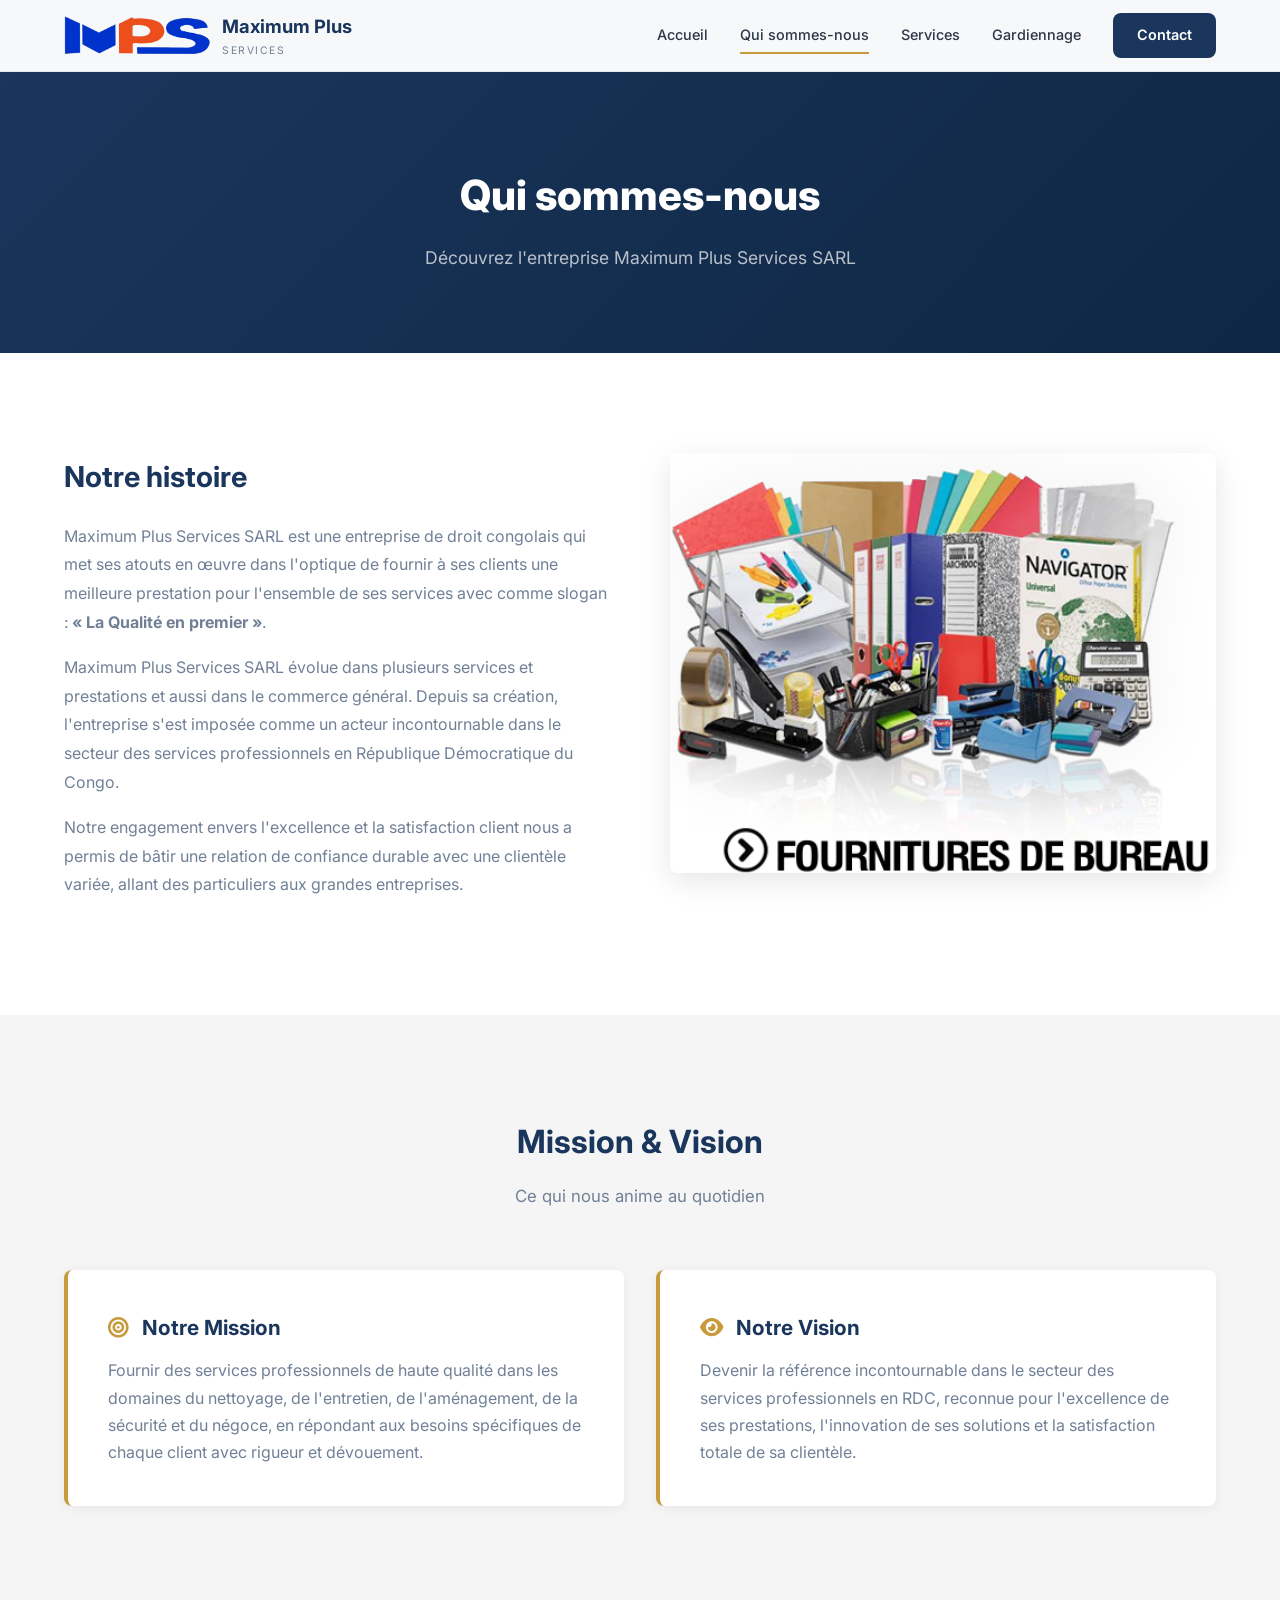
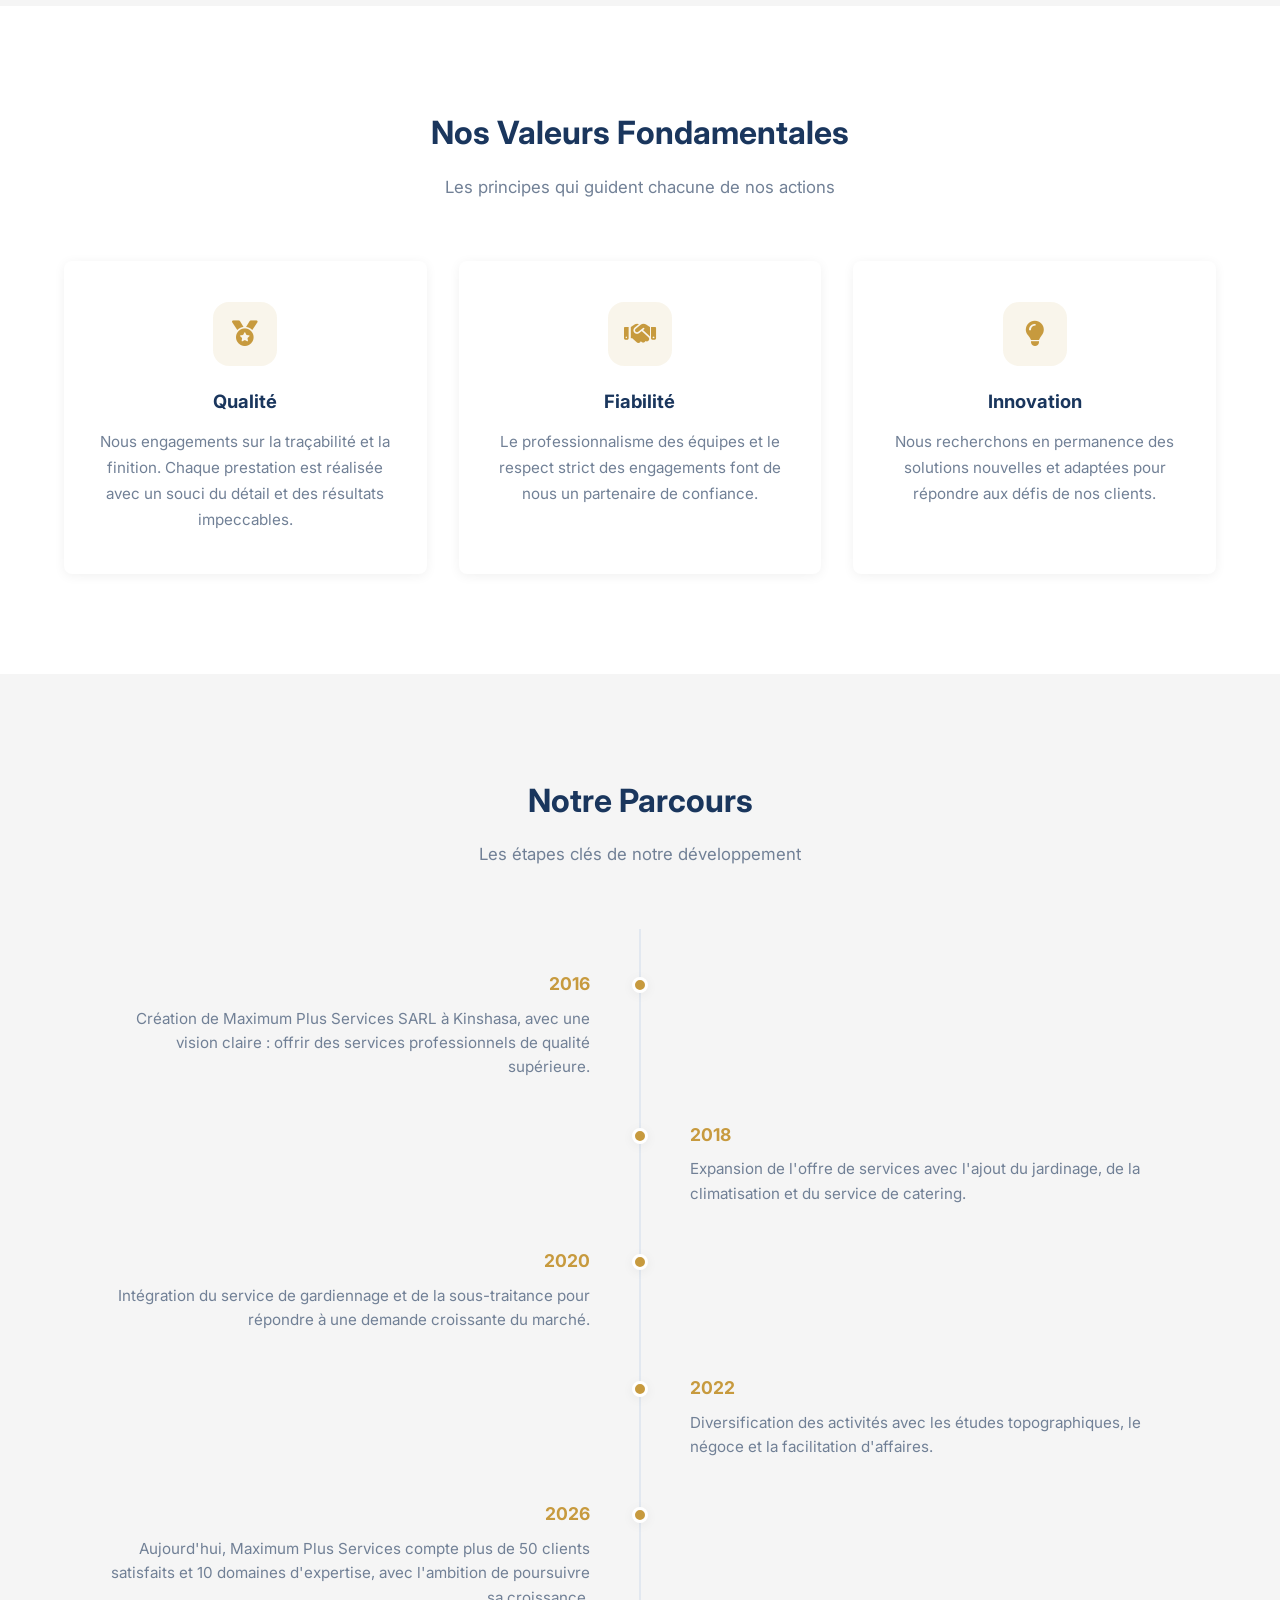
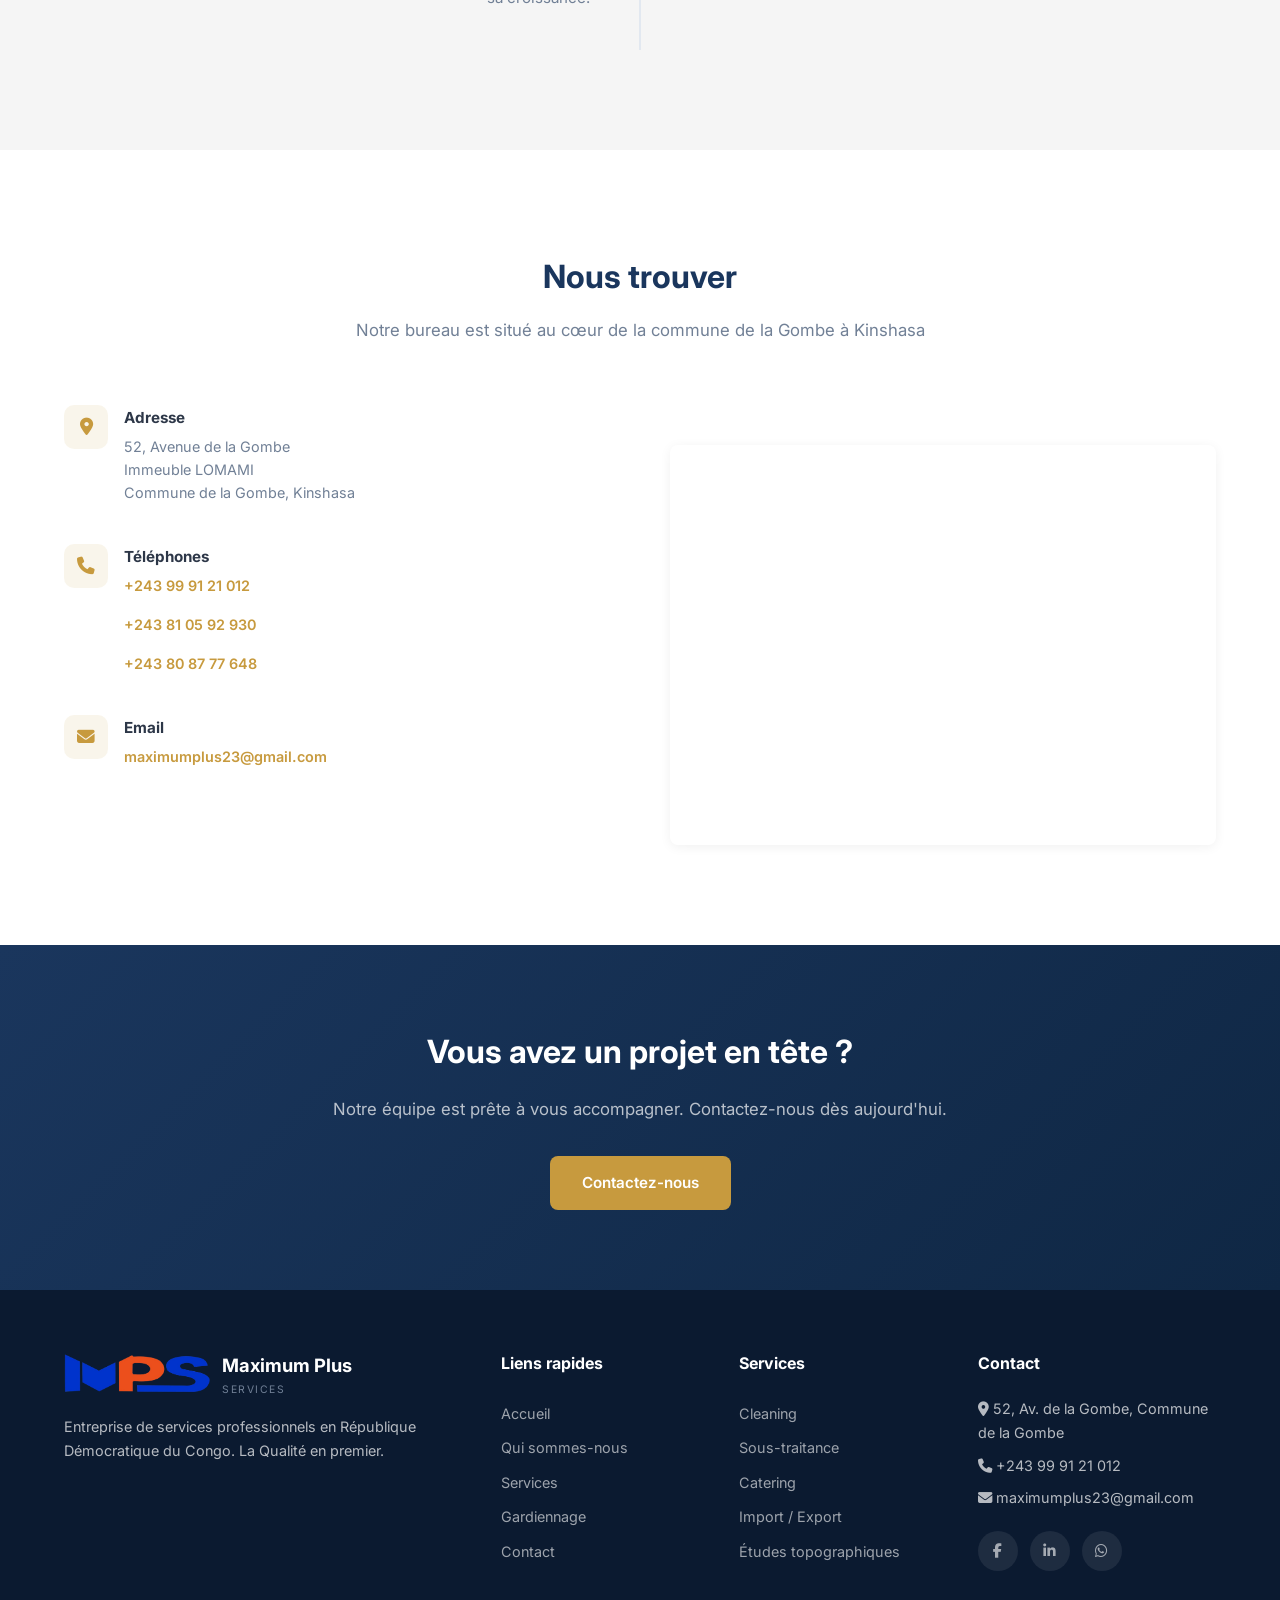
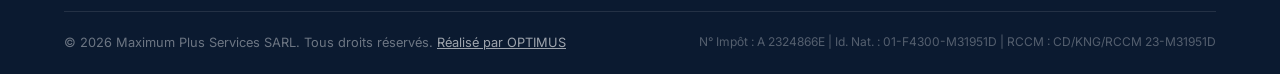
<file: about.html>
<!DOCTYPE html>
<html lang="fr">
<head>
  <meta charset="UTF-8">
  <meta name="viewport" content="width=device-width, initial-scale=1.0">
  <meta name="description" content="Découvrez Maximum Plus Services SARL - Entreprise de droit congolais active dans les services professionnels multi-secteurs en RDC.">
  <title>Qui sommes-nous | Maximum Plus Services</title>

  <link rel="preconnect" href="https://fonts.googleapis.com">
  <link rel="preconnect" href="https://fonts.gstatic.com" crossorigin>
  <link href="https://fonts.googleapis.com/css2?family=Inter:wght@400;500;600;700;800&display=swap" rel="stylesheet">
  <link rel="stylesheet" href="https://cdnjs.cloudflare.com/ajax/libs/font-awesome/6.5.1/css/all.min.css">
  <link rel="stylesheet" href="css/styles.css">
  <link rel="icon" type="image/png" href="images/LOGO.png">
</head>
<body>

  <!-- NAVIGATION -->
  <nav class="navbar" role="navigation" aria-label="Navigation principale">
    <div class="container">
      <a href="index.html" class="nav-logo" aria-label="Maximum Plus Services - Accueil">
        <img src="images/LOGO.png" alt="Maximum Plus Services" style="height: 42px; width: auto;">
        <div class="logo-text">
          Maximum Plus
          <span>Services</span>
        </div>
      </a>
      <div class="nav-links">
        <a href="index.html">Accueil</a>
        <a href="about.html" class="active">Qui sommes-nous</a>
        <a href="services.html">Services</a>
        <a href="security.html">Gardiennage</a>
        <a href="contact.html" class="nav-cta">Contact</a>
      </div>
      <button class="burger" aria-label="Menu" aria-expanded="false">
        <span></span>
        <span></span>
        <span></span>
      </button>
    </div>
  </nav>

  <div class="mobile-menu" role="navigation" aria-label="Navigation mobile">
    <a href="index.html">Accueil</a>
    <a href="about.html">Qui sommes-nous</a>
    <a href="services.html">Nos Services</a>
    <a href="security.html">Gardiennage</a>
    <a href="contact.html">Contact</a>
  </div>

  <!-- PAGE HERO -->
  <header class="page-hero">
    <div class="container">
      <h1>Qui sommes-nous</h1>
      <p>Découvrez l'entreprise Maximum Plus Services SARL</p>
    </div>
  </header>

  <!-- PRÉSENTATION -->
  <section class="section">
    <div class="container">
      <div class="about-content fade-in">
        <div>
          <h2>Notre histoire</h2>
          <p>
            Maximum Plus Services SARL est une entreprise de droit congolais qui met ses atouts en œuvre dans l'optique de fournir à ses clients une meilleure prestation pour l'ensemble de ses services avec comme slogan : <strong>&laquo; La Qualité en premier &raquo;</strong>.
          </p>
          <p>
            Maximum Plus Services SARL évolue dans plusieurs services et prestations et aussi dans le commerce général. Depuis sa création, l'entreprise s'est imposée comme un acteur incontournable dans le secteur des services professionnels en République Démocratique du Congo.
          </p>
          <p>
            Notre engagement envers l'excellence et la satisfaction client nous a permis de bâtir une relation de confiance durable avec une clientèle variée, allant des particuliers aux grandes entreprises.
          </p>
        </div>
        <div>
          <img
            src="images/FOURNITURES DE BUREAU.png"
            alt="Services professionnels Maximum Plus Services"
            class="presentation-image"
            loading="lazy"
          >
        </div>
      </div>
    </div>
  </section>

  <!-- MISSION & VISION -->
  <section class="section section-alt">
    <div class="container">
      <h2 class="section-title fade-in">Mission & Vision</h2>
      <p class="section-subtitle fade-in">Ce qui nous anime au quotidien</p>
      <div class="mv-grid fade-in">
        <div class="mv-card">
          <h3><i class="fas fa-bullseye" aria-hidden="true" style="color: var(--accent); margin-right: 8px;"></i> Notre Mission</h3>
          <p>
            Fournir des services professionnels de haute qualité dans les domaines du nettoyage, de l'entretien, de l'aménagement, de la sécurité et du négoce, en répondant aux besoins spécifiques de chaque client avec rigueur et dévouement.
          </p>
        </div>
        <div class="mv-card">
          <h3><i class="fas fa-eye" aria-hidden="true" style="color: var(--accent); margin-right: 8px;"></i> Notre Vision</h3>
          <p>
            Devenir la référence incontournable dans le secteur des services professionnels en RDC, reconnue pour l'excellence de ses prestations, l'innovation de ses solutions et la satisfaction totale de sa clientèle.
          </p>
        </div>
      </div>
    </div>
  </section>

  <!-- VALEURS -->
  <section class="section">
    <div class="container">
      <h2 class="section-title fade-in">Nos Valeurs Fondamentales</h2>
      <p class="section-subtitle fade-in">Les principes qui guident chacune de nos actions</p>
      <div class="values-grid fade-in">
        <div class="value-card">
          <div class="value-icon" aria-hidden="true"><i class="fas fa-medal"></i></div>
          <h3>Qualité</h3>
          <p>Nous engagements sur la traçabilité et la finition. Chaque prestation est réalisée avec un souci du détail et des résultats impeccables.</p>
        </div>
        <div class="value-card">
          <div class="value-icon" aria-hidden="true"><i class="fas fa-handshake"></i></div>
          <h3>Fiabilité</h3>
          <p>Le professionnalisme des équipes et le respect strict des engagements font de nous un partenaire de confiance.</p>
        </div>
        <div class="value-card">
          <div class="value-icon" aria-hidden="true"><i class="fas fa-lightbulb"></i></div>
          <h3>Innovation</h3>
          <p>Nous recherchons en permanence des solutions nouvelles et adaptées pour répondre aux défis de nos clients.</p>
        </div>
      </div>
    </div>
  </section>

  <!-- CHRONOLOGIE -->
  <section class="section section-alt">
    <div class="container">
      <h2 class="section-title fade-in">Notre Parcours</h2>
      <p class="section-subtitle fade-in">Les étapes clés de notre développement</p>
      <div class="timeline fade-in">
        <div class="timeline-item">
          <div class="timeline-dot"></div>
          <div class="timeline-year">2016</div>
          <p class="timeline-desc">Création de Maximum Plus Services SARL à Kinshasa, avec une vision claire : offrir des services professionnels de qualité supérieure.</p>
        </div>
        <div class="timeline-item">
          <div class="timeline-dot"></div>
          <div class="timeline-year">2018</div>
          <p class="timeline-desc">Expansion de l'offre de services avec l'ajout du jardinage, de la climatisation et du service de catering.</p>
        </div>
        <div class="timeline-item">
          <div class="timeline-dot"></div>
          <div class="timeline-year">2020</div>
          <p class="timeline-desc">Intégration du service de gardiennage et de la sous-traitance pour répondre à une demande croissante du marché.</p>
        </div>
        <div class="timeline-item">
          <div class="timeline-dot"></div>
          <div class="timeline-year">2022</div>
          <p class="timeline-desc">Diversification des activités avec les études topographiques, le négoce et la facilitation d'affaires.</p>
        </div>
        <div class="timeline-item">
          <div class="timeline-dot"></div>
          <div class="timeline-year">2026</div>
          <p class="timeline-desc">Aujourd'hui, Maximum Plus Services compte plus de 50 clients satisfaits et 10 domaines d'expertise, avec l'ambition de poursuivre sa croissance.</p>
        </div>
      </div>
    </div>
  </section>

  <!-- COORDONNÉES & CARTE -->
  <section class="section">
    <div class="container">
      <h2 class="section-title fade-in">Nous trouver</h2>
      <p class="section-subtitle fade-in">Notre bureau est situé au cœur de la commune de la Gombe à Kinshasa</p>
      <div class="about-content fade-in">
        <div>
          <div class="contact-info-item">
            <div class="contact-info-icon"><i class="fas fa-map-marker-alt"></i></div>
            <div class="contact-info-text">
              <h4>Adresse</h4>
              <p>52, Avenue de la Gombe<br>Immeuble LOMAMI<br>Commune de la Gombe, Kinshasa</p>
            </div>
          </div>
          <div class="contact-info-item">
            <div class="contact-info-icon"><i class="fas fa-phone"></i></div>
            <div class="contact-info-text">
              <h4>Téléphones</h4>
              <p><a href="tel:+243999121012">+243 99 91 21 012</a></p>
              <p><a href="tel:+243810592930">+243 81 05 92 930</a></p>
              <p><a href="tel:+243808777648">+243 80 87 77 648</a></p>
            </div>
          </div>
          <div class="contact-info-item">
            <div class="contact-info-icon"><i class="fas fa-envelope"></i></div>
            <div class="contact-info-text">
              <h4>Email</h4>
              <p><a href="mailto:maximumplus23@gmail.com">maximumplus23@gmail.com</a></p>
            </div>
          </div>
        </div>
        <div>
          <div class="map-container">
            <iframe
              src="https://www.openstreetmap.org/export/embed.html?bbox=15.29,−4.32,15.32,−4.30&layer=mapnik&marker=−4.3110,15.3044"
              title="Localisation de Maximum Plus Services à Kinshasa"
              loading="lazy"
            ></iframe>
          </div>
        </div>
      </div>
    </div>
  </section>

  <!-- CTA -->
  <section class="cta-section">
    <div class="container fade-in">
      <h2>Vous avez un projet en tête ?</h2>
      <p>Notre équipe est prête à vous accompagner. Contactez-nous dès aujourd'hui.</p>
      <a href="contact.html" class="btn btn-primary">Contactez-nous</a>
    </div>
  </section>

  <!-- FOOTER -->
  <footer class="footer" role="contentinfo">
    <div class="container">
      <div class="footer-grid">
        <div class="footer-brand">
          <a href="index.html" class="nav-logo" style="color: #fff;">
            <img src="images/LOGO.png" alt="Maximum Plus Services" style="height: 42px; width: auto;">
            <div class="logo-text">
              Maximum Plus
              <span>Services</span>
            </div>
          </a>
          <p>Entreprise de services professionnels en République Démocratique du Congo. La Qualité en premier.</p>
        </div>
        <div>
          <h4>Liens rapides</h4>
          <div class="footer-links">
            <a href="index.html">Accueil</a>
            <a href="about.html">Qui sommes-nous</a>
            <a href="services.html">Services</a>
            <a href="security.html">Gardiennage</a>
            <a href="contact.html">Contact</a>
          </div>
        </div>
        <div>
          <h4>Services</h4>
          <div class="footer-links">
            <a href="services.html">Cleaning</a>
            <a href="services.html">Sous-traitance</a>
            <a href="services.html">Catering</a>
            <a href="services.html">Import / Export</a>
            <a href="services.html">Études topographiques</a>
          </div>
        </div>
        <div class="footer-contact">
          <h4>Contact</h4>
          <p><i class="fas fa-map-marker-alt" aria-hidden="true"></i> 52, Av. de la Gombe, Commune de la Gombe</p>
          <p><i class="fas fa-phone" aria-hidden="true"></i> +243 99 91 21 012</p>
          <p><i class="fas fa-envelope" aria-hidden="true"></i> <a href="mailto:maximumplus23@gmail.com">maximumplus23@gmail.com</a></p>
          <div class="footer-social">
            <a href="#" aria-label="Facebook"><i class="fab fa-facebook-f"></i></a>
            <a href="#" aria-label="LinkedIn"><i class="fab fa-linkedin-in"></i></a>
            <a href="#" aria-label="WhatsApp"><i class="fab fa-whatsapp"></i></a>
          </div>
        </div>
      </div>
      <div class="footer-bottom">
        <span>&copy; 2026 Maximum Plus Services SARL. Tous droits réservés. <a href="https://www.optimussarl.com" target="_blank" rel="noopener" style="color: rgba(255,255,255,0.6); text-decoration: underline;">Réalisé par OPTIMUS</a></span>
        <span class="footer-ids">N° Impôt : A 2324866E | Id. Nat. : 01-F4300-M31951D | RCCM : CD/KNG/RCCM 23-M31951D</span>
      </div>
    </div>
  </footer>

  <script src="js/main.js"></script>
</body>
</html>
</file>
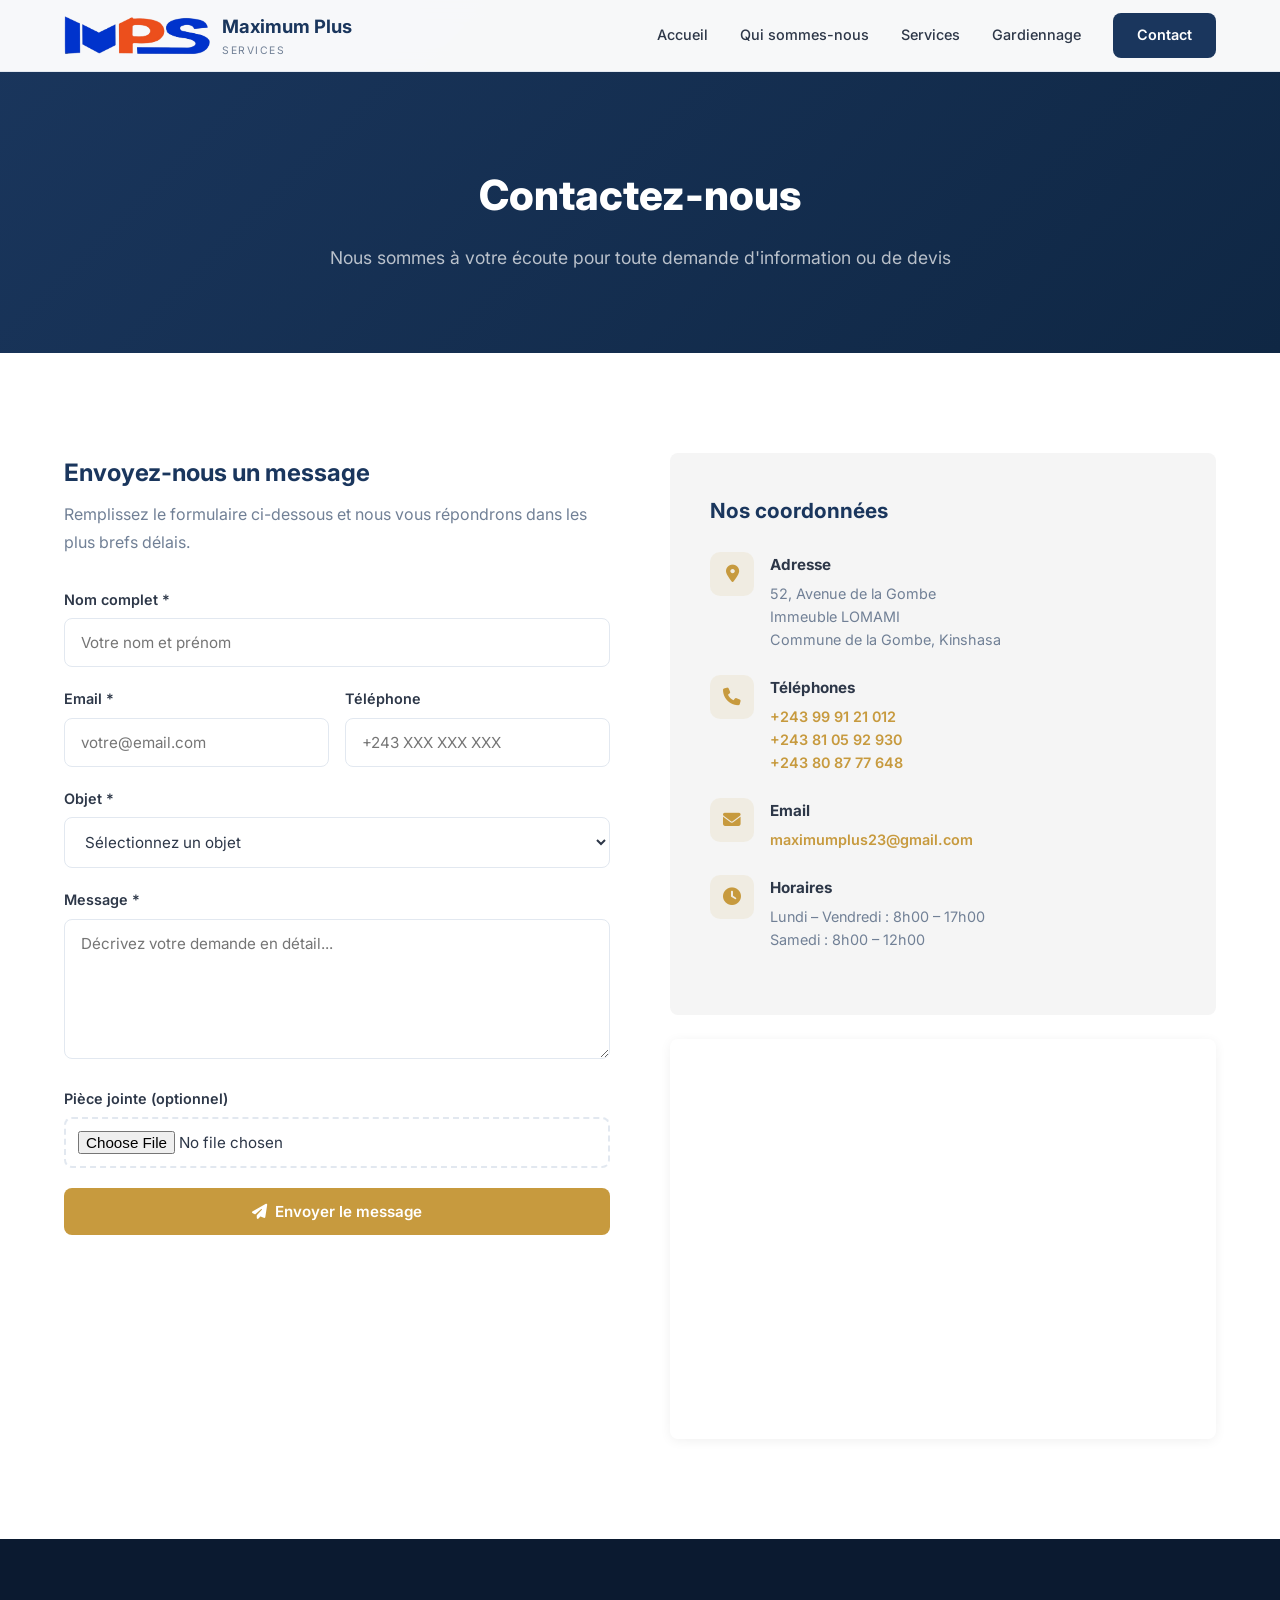
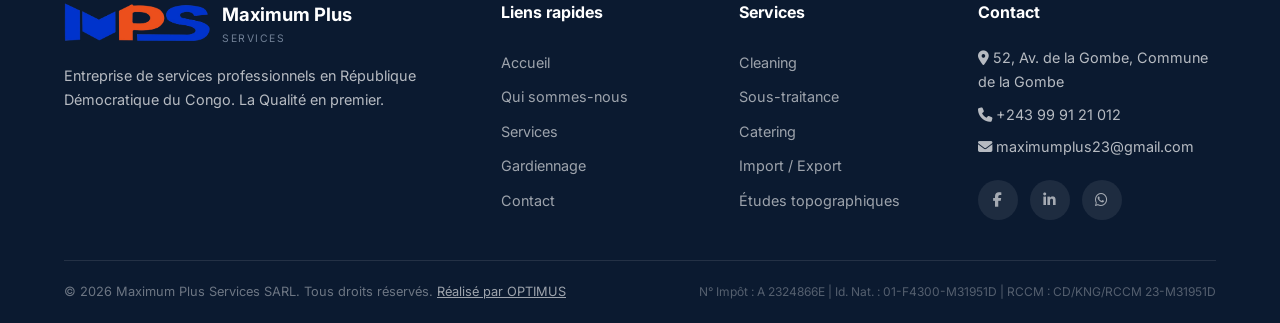
<file: contact.html>
<!DOCTYPE html>
<html lang="fr">
<head>
  <meta charset="UTF-8">
  <meta name="viewport" content="width=device-width, initial-scale=1.0">
  <meta name="description" content="Contactez Maximum Plus Services SARL - Demande de devis, renseignements. 52, Av. de la Gombe, Kinshasa.">
  <title>Contact | Maximum Plus Services</title>

  <link rel="preconnect" href="https://fonts.googleapis.com">
  <link rel="preconnect" href="https://fonts.gstatic.com" crossorigin>
  <link href="https://fonts.googleapis.com/css2?family=Inter:wght@400;500;600;700;800&display=swap" rel="stylesheet">
  <link rel="stylesheet" href="https://cdnjs.cloudflare.com/ajax/libs/font-awesome/6.5.1/css/all.min.css">
  <link rel="stylesheet" href="css/styles.css">
  <link rel="icon" type="image/png" href="images/LOGO.png">
</head>
<body>

  <!-- NAVIGATION -->
  <nav class="navbar" role="navigation" aria-label="Navigation principale">
    <div class="container">
      <a href="index.html" class="nav-logo" aria-label="Maximum Plus Services - Accueil">
        <img src="images/LOGO.png" alt="Maximum Plus Services" style="height: 42px; width: auto;">
        <div class="logo-text">
          Maximum Plus
          <span>Services</span>
        </div>
      </a>
      <div class="nav-links">
        <a href="index.html">Accueil</a>
        <a href="about.html">Qui sommes-nous</a>
        <a href="services.html">Services</a>
        <a href="security.html">Gardiennage</a>
        <a href="contact.html" class="nav-cta active">Contact</a>
      </div>
      <button class="burger" aria-label="Menu" aria-expanded="false">
        <span></span>
        <span></span>
        <span></span>
      </button>
    </div>
  </nav>

  <div class="mobile-menu" role="navigation" aria-label="Navigation mobile">
    <a href="index.html">Accueil</a>
    <a href="about.html">Qui sommes-nous</a>
    <a href="services.html">Nos Services</a>
    <a href="security.html">Gardiennage</a>
    <a href="contact.html">Contact</a>
  </div>

  <!-- PAGE HERO -->
  <header class="page-hero">
    <div class="container">
      <h1>Contactez-nous</h1>
      <p>Nous sommes à votre écoute pour toute demande d'information ou de devis</p>
    </div>
  </header>

  <!-- FORMULAIRE + INFOS -->
  <section class="section">
    <div class="container">
      <div class="contact-grid">
        <!-- Formulaire -->
        <div class="fade-in">
          <h2 style="font-size: 1.5rem; color: var(--primary); margin-bottom: 8px;">Envoyez-nous un message</h2>
          <p style="color: var(--text-light); margin-bottom: 32px;">Remplissez le formulaire ci-dessous et nous vous répondrons dans les plus brefs délais.</p>

          <form id="contact-form" action="https://formspree.io/f/xyzgnqbk" method="POST">
            <div class="form-group">
              <label for="nom">Nom complet <span aria-hidden="true">*</span></label>
              <input type="text" id="nom" name="nom" placeholder="Votre nom et prénom" required>
              <span class="form-error" role="alert">Veuillez entrer votre nom.</span>
            </div>

            <div style="display: grid; grid-template-columns: 1fr 1fr; gap: 16px;">
              <div class="form-group">
                <label for="email">Email <span aria-hidden="true">*</span></label>
                <input type="email" id="email" name="email" placeholder="votre@email.com" required>
                <span class="form-error" role="alert">Email invalide.</span>
              </div>
              <div class="form-group">
                <label for="telephone">Téléphone</label>
                <input type="tel" id="telephone" name="telephone" placeholder="+243 XXX XXX XXX">
                <span class="form-error" role="alert">Numéro invalide.</span>
              </div>
            </div>

            <div class="form-group">
              <label for="objet">Objet <span aria-hidden="true">*</span></label>
              <select id="objet" name="objet" required>
                <option value="" disabled selected>Sélectionnez un objet</option>
                <option value="demande-de-devis">Demande de devis</option>
                <option value="information">Demande d'information</option>
                <option value="partenariat">Proposition de partenariat</option>
                <option value="reclamation">Réclamation</option>
                <option value="autre">Autre</option>
              </select>
              <span class="form-error" role="alert">Veuillez sélectionner un objet.</span>
            </div>

            <div class="form-group">
              <label for="message">Message <span aria-hidden="true">*</span></label>
              <textarea id="message" name="message" placeholder="Décrivez votre demande en détail..." required></textarea>
              <span class="form-error" role="alert">Veuillez entrer votre message.</span>
            </div>

            <div class="form-group">
              <label for="fichier">Pièce jointe (optionnel)</label>
              <div class="file-input-wrapper">
                <input type="file" id="fichier" name="fichier" accept=".pdf,.doc,.docx,.jpg,.jpeg,.png">
              </div>
            </div>

            <button type="submit" class="btn btn-primary" style="width: 100%; justify-content: center;">
              <i class="fas fa-paper-plane" aria-hidden="true"></i> Envoyer le message
            </button>

            <div class="form-success" role="status">
              <i class="fas fa-check-circle" aria-hidden="true"></i>
              Votre message a bien été envoyé. Nous vous répondrons dans les plus brefs délais.
            </div>
          </form>
        </div>

        <!-- Coordonnées -->
        <div class="fade-in">
          <div class="contact-info">
            <h3>Nos coordonnées</h3>

            <div class="contact-info-item">
              <div class="contact-info-icon"><i class="fas fa-map-marker-alt"></i></div>
              <div class="contact-info-text">
                <h4>Adresse</h4>
                <p>52, Avenue de la Gombe<br>Immeuble LOMAMI<br>Commune de la Gombe, Kinshasa</p>
              </div>
            </div>

            <div class="contact-info-item">
              <div class="contact-info-icon"><i class="fas fa-phone"></i></div>
              <div class="contact-info-text">
                <h4>Téléphones</h4>
                <p><a href="tel:+243999121012">+243 99 91 21 012</a></p>
                <p><a href="tel:+243810592930">+243 81 05 92 930</a></p>
                <p><a href="tel:+243808777648">+243 80 87 77 648</a></p>
              </div>
            </div>

            <div class="contact-info-item">
              <div class="contact-info-icon"><i class="fas fa-envelope"></i></div>
              <div class="contact-info-text">
                <h4>Email</h4>
                <p><a href="mailto:maximumplus23@gmail.com">maximumplus23@gmail.com</a></p>
              </div>
            </div>

            <div class="contact-info-item">
              <div class="contact-info-icon"><i class="fas fa-clock"></i></div>
              <div class="contact-info-text">
                <h4>Horaires</h4>
                <p>Lundi – Vendredi : 8h00 – 17h00<br>Samedi : 8h00 – 12h00</p>
              </div>
            </div>
          </div>

          <div class="map-container" style="margin-top: 24px;">
            <iframe
              src="https://www.openstreetmap.org/export/embed.html?bbox=15.29,-4.32,15.32,-4.30&layer=mapnik&marker=-4.3110,15.3044"
              title="Localisation de Maximum Plus Services à Kinshasa"
              loading="lazy"
            ></iframe>
          </div>
        </div>
      </div>
    </div>
  </section>

  <!-- FOOTER -->
  <footer class="footer" role="contentinfo">
    <div class="container">
      <div class="footer-grid">
        <div class="footer-brand">
          <a href="index.html" class="nav-logo" style="color: #fff;">
            <img src="images/LOGO.png" alt="Maximum Plus Services" style="height: 42px; width: auto;">
            <div class="logo-text">
              Maximum Plus
              <span>Services</span>
            </div>
          </a>
          <p>Entreprise de services professionnels en République Démocratique du Congo. La Qualité en premier.</p>
        </div>
        <div>
          <h4>Liens rapides</h4>
          <div class="footer-links">
            <a href="index.html">Accueil</a>
            <a href="about.html">Qui sommes-nous</a>
            <a href="services.html">Services</a>
            <a href="security.html">Gardiennage</a>
            <a href="contact.html">Contact</a>
          </div>
        </div>
        <div>
          <h4>Services</h4>
          <div class="footer-links">
            <a href="services.html">Cleaning</a>
            <a href="services.html">Sous-traitance</a>
            <a href="services.html">Catering</a>
            <a href="services.html">Import / Export</a>
            <a href="services.html">Études topographiques</a>
          </div>
        </div>
        <div class="footer-contact">
          <h4>Contact</h4>
          <p><i class="fas fa-map-marker-alt" aria-hidden="true"></i> 52, Av. de la Gombe, Commune de la Gombe</p>
          <p><i class="fas fa-phone" aria-hidden="true"></i> +243 99 91 21 012</p>
          <p><i class="fas fa-envelope" aria-hidden="true"></i> <a href="mailto:maximumplus23@gmail.com">maximumplus23@gmail.com</a></p>
          <div class="footer-social">
            <a href="#" aria-label="Facebook"><i class="fab fa-facebook-f"></i></a>
            <a href="#" aria-label="LinkedIn"><i class="fab fa-linkedin-in"></i></a>
            <a href="#" aria-label="WhatsApp"><i class="fab fa-whatsapp"></i></a>
          </div>
        </div>
      </div>
      <div class="footer-bottom">
        <span>&copy; 2026 Maximum Plus Services SARL. Tous droits réservés. <a href="https://www.optimussarl.com" target="_blank" rel="noopener" style="color: rgba(255,255,255,0.6); text-decoration: underline;">Réalisé par OPTIMUS</a></span>
        <span class="footer-ids">N° Impôt : A 2324866E | Id. Nat. : 01-F4300-M31951D | RCCM : CD/KNG/RCCM 23-M31951D</span>
      </div>
    </div>
  </footer>

  <script src="js/main.js"></script>
</body>
</html>
</file>
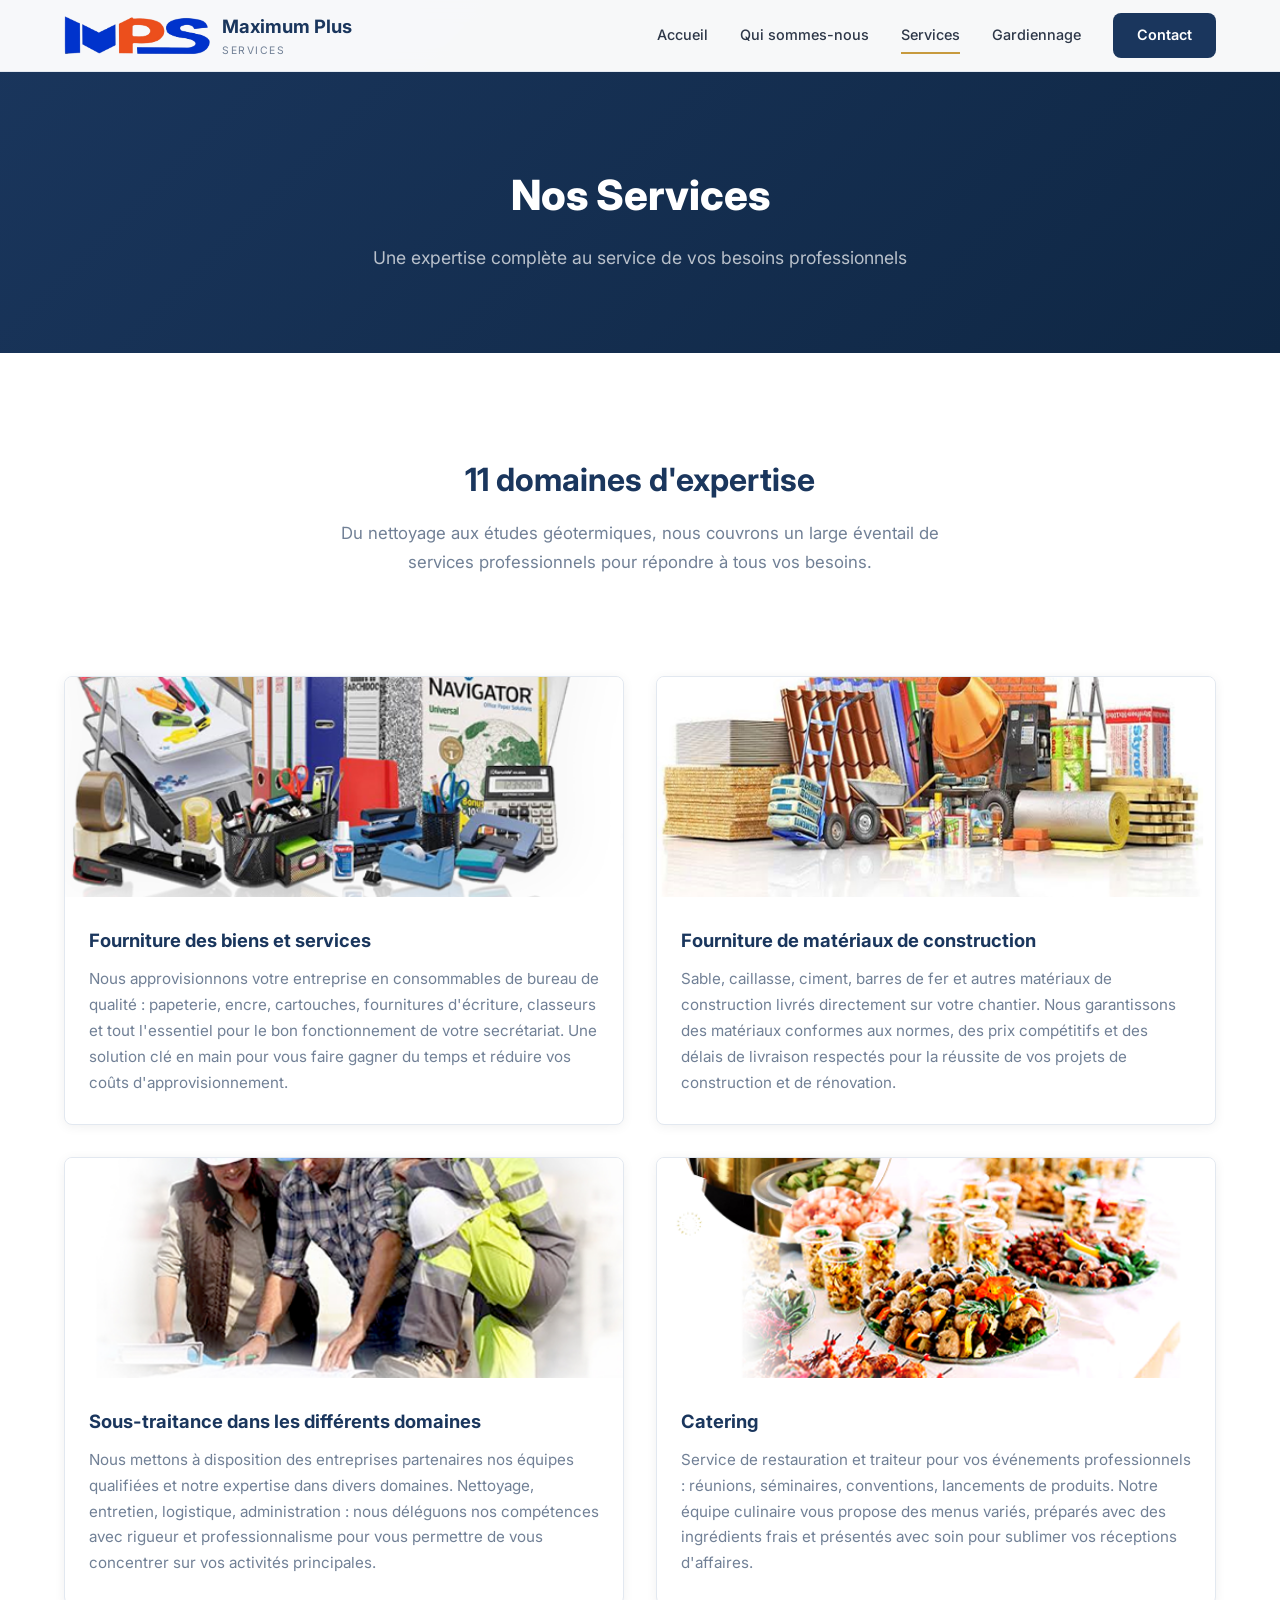
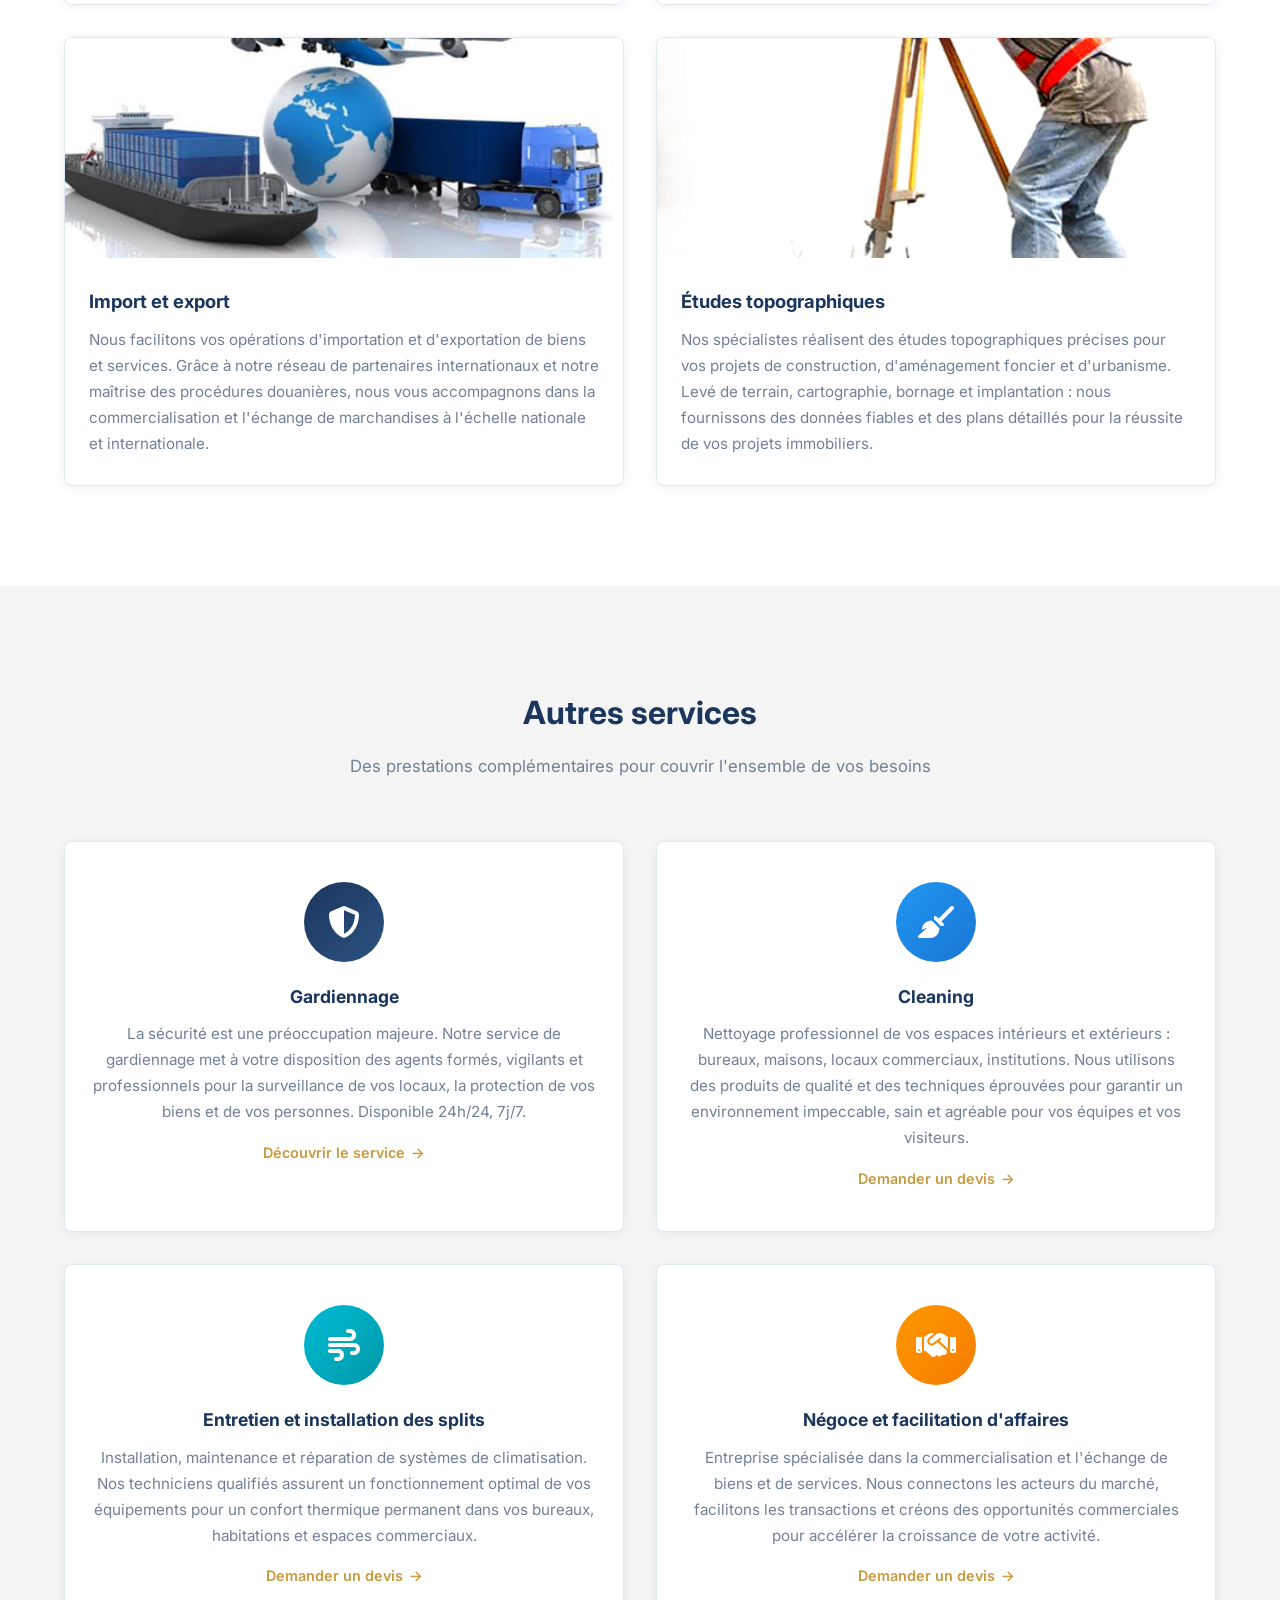
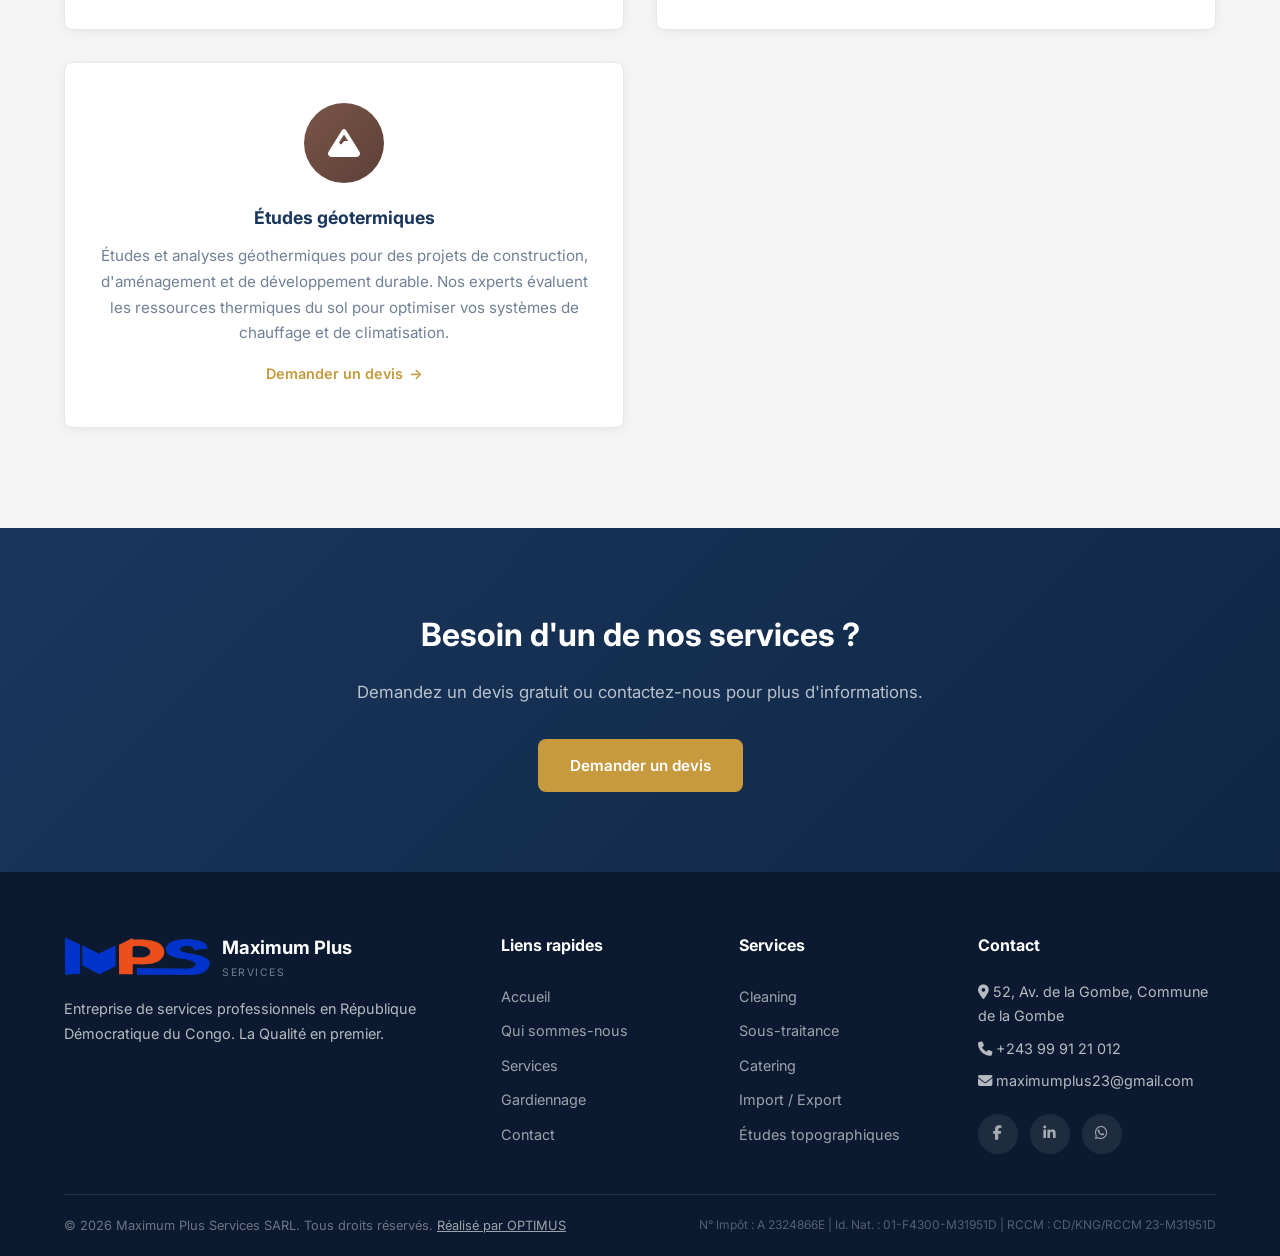
<file: services.html>
<!DOCTYPE html>
<html lang="fr">
<head>
  <meta charset="UTF-8">
  <meta name="viewport" content="width=device-width, initial-scale=1.0">
  <meta name="description" content="Découvrez tous les services de Maximum Plus Services SARL : cleaning, gardiennage, fourniture, sous-traitance, catering, import-export, études topographiques.">
  <title>Nos Services | Maximum Plus Services</title>

  <link rel="preconnect" href="https://fonts.googleapis.com">
  <link rel="preconnect" href="https://fonts.gstatic.com" crossorigin>
  <link href="https://fonts.googleapis.com/css2?family=Inter:wght@400;500;600;700;800&display=swap" rel="stylesheet">
  <link rel="stylesheet" href="https://cdnjs.cloudflare.com/ajax/libs/font-awesome/6.5.1/css/all.min.css">
  <link rel="stylesheet" href="css/styles.css">
  <link rel="icon" type="image/png" href="images/LOGO.png">
</head>
<body>

  <!-- NAVIGATION -->
  <nav class="navbar" role="navigation" aria-label="Navigation principale">
    <div class="container">
      <a href="index.html" class="nav-logo" aria-label="Maximum Plus Services - Accueil">
        <img src="images/LOGO.png" alt="Maximum Plus Services" style="height: 42px; width: auto;">
        <div class="logo-text">
          Maximum Plus
          <span>Services</span>
        </div>
      </a>
      <div class="nav-links">
        <a href="index.html">Accueil</a>
        <a href="about.html">Qui sommes-nous</a>
        <a href="services.html" class="active">Services</a>
        <a href="security.html">Gardiennage</a>
        <a href="contact.html" class="nav-cta">Contact</a>
      </div>
      <button class="burger" aria-label="Menu" aria-expanded="false">
        <span></span>
        <span></span>
        <span></span>
      </button>
    </div>
  </nav>

  <div class="mobile-menu" role="navigation" aria-label="Navigation mobile">
    <a href="index.html">Accueil</a>
    <a href="about.html">Qui sommes-nous</a>
    <a href="services.html">Nos Services</a>
    <a href="security.html">Gardiennage</a>
    <a href="contact.html">Contact</a>
  </div>

  <!-- PAGE HERO -->
  <header class="page-hero">
    <div class="container">
      <h1>Nos Services</h1>
      <p>Une expertise complète au service de vos besoins professionnels</p>
    </div>
  </header>

  <!-- INTRO -->
  <section class="section" style="padding-bottom: 40px;">
    <div class="container">
      <h2 class="section-title fade-in">11 domaines d'expertise</h2>
      <p class="section-subtitle fade-in">Du nettoyage aux études géotermiques, nous couvrons un large éventail de services professionnels pour répondre à tous vos besoins.</p>
    </div>
  </section>

  <!-- SERVICES AVEC IMAGES -->
  <section class="section" style="padding-top: 0;">
    <div class="container">
      <div class="services-detail-grid">

        <!-- 1. Fourniture des biens et services (consommables de bureau) -->
        <div class="service-image-card fade-in">
          <img src="images/FOURNITURES DE BUREAU.png" alt="Fournitures de bureau et consommables" class="service-image-card-img" loading="lazy">
          <div class="service-image-card-body">
            <h3>Fourniture des biens et services</h3>
            <p>Nous approvisionnons votre entreprise en consommables de bureau de qualité : papeterie, encre, cartouches, fournitures d'écriture, classeurs et tout l'essentiel pour le bon fonctionnement de votre secrétariat. Une solution clé en main pour vous faire gagner du temps et réduire vos coûts d'approvisionnement.</p>
          </div>
        </div>

        <!-- 2. Fourniture de matériaux de construction -->
        <div class="service-image-card fade-in">
          <img src="images/MATERIAUX DE CONSTRUCTION.png" alt="Matériaux de construction : sable, ciment, caillasse" class="service-image-card-img" loading="lazy">
          <div class="service-image-card-body">
            <h3>Fourniture de matériaux de construction</h3>
            <p>Sable, caillasse, ciment, barres de fer et autres matériaux de construction livrés directement sur votre chantier. Nous garantissons des matériaux conformes aux normes, des prix compétitifs et des délais de livraison respectés pour la réussite de vos projets de construction et de rénovation.</p>
          </div>
        </div>

        <!-- 3. Sous-traitance -->
        <div class="service-image-card fade-in">
          <img src="images/SOUS-TRAITANCE.png" alt="Sous-traitance dans les différents domaines" class="service-image-card-img" loading="lazy">
          <div class="service-image-card-body">
            <h3>Sous-traitance dans les différents domaines</h3>
            <p>Nous mettons à disposition des entreprises partenaires nos équipes qualifiées et notre expertise dans divers domaines. Nettoyage, entretien, logistique, administration : nous déléguons nos compétences avec rigueur et professionnalisme pour vous permettre de vous concentrer sur vos activités principales.</p>
          </div>
        </div>

        <!-- 4. Catering -->
        <div class="service-image-card fade-in">
          <img src="images/CATERING.png" alt="Service de catering et restauration professionnelle" class="service-image-card-img" loading="lazy">
          <div class="service-image-card-body">
            <h3>Catering</h3>
            <p>Service de restauration et traiteur pour vos événements professionnels : réunions, séminaires, conventions, lancements de produits. Notre équipe culinaire vous propose des menus variés, préparés avec des ingrédients frais et présentés avec soin pour sublimer vos réceptions d'affaires.</p>
          </div>
        </div>

        <!-- 5. Import et export -->
        <div class="service-image-card fade-in">
          <img src="images/IMPORT-EXPORT.png" alt="Import et export de biens et services" class="service-image-card-img" loading="lazy">
          <div class="service-image-card-body">
            <h3>Import et export</h3>
            <p>Nous facilitons vos opérations d'importation et d'exportation de biens et services. Grâce à notre réseau de partenaires internationaux et notre maîtrise des procédures douanières, nous vous accompagnons dans la commercialisation et l'échange de marchandises à l'échelle nationale et internationale.</p>
          </div>
        </div>

        <!-- 6. Études topographiques -->
        <div class="service-image-card fade-in">
          <img src="images/ETUDES TOPOGRAPHIQUES.png" alt="Études topographiques et cartographie" class="service-image-card-img" loading="lazy">
          <div class="service-image-card-body">
            <h3>Études topographiques</h3>
            <p>Nos spécialistes réalisent des études topographiques précises pour vos projets de construction, d'aménagement foncier et d'urbanisme. Levé de terrain, cartographie, bornage et implantation : nous fournissons des données fiables et des plans détaillés pour la réussite de vos projets immobiliers.</p>
          </div>
        </div>

      </div>
    </div>
  </section>

  <!-- SERVICES AVEC ICONES (sans image) -->
  <section class="section section-alt">
    <div class="container">
      <h2 class="section-title fade-in">Autres services</h2>
      <p class="section-subtitle fade-in">Des prestations complémentaires pour couvrir l'ensemble de vos besoins</p>

      <div class="services-detail-grid">

        <!-- 7. Gardiennage -->
        <div class="service-icon-card fade-in">
          <div class="service-icon-card-circle bg-gardiennage" aria-hidden="true">
            <i class="fas fa-shield-alt"></i>
          </div>
          <h3>Gardiennage</h3>
          <p>La sécurité est une préoccupation majeure. Notre service de gardiennage met à votre disposition des agents formés, vigilants et professionnels pour la surveillance de vos locaux, la protection de vos biens et de vos personnes. Disponible 24h/24, 7j/7.</p>
          <a href="security.html" class="btn-link">Découvrir le service</a>
        </div>

        <!-- 8. Cleaning -->
        <div class="service-icon-card fade-in">
          <div class="service-icon-card-circle bg-cleaning" aria-hidden="true">
            <i class="fas fa-broom"></i>
          </div>
          <h3>Cleaning</h3>
          <p>Nettoyage professionnel de vos espaces intérieurs et extérieurs : bureaux, maisons, locaux commerciaux, institutions. Nous utilisons des produits de qualité et des techniques éprouvées pour garantir un environnement impeccable, sain et agréable pour vos équipes et vos visiteurs.</p>
          <a href="contact.html" class="btn-link">Demander un devis</a>
        </div>

        <!-- 9. Entretien et installation des splits -->
        <div class="service-icon-card fade-in">
          <div class="service-icon-card-circle bg-splits" aria-hidden="true">
            <i class="fas fa-wind"></i>
          </div>
          <h3>Entretien et installation des splits</h3>
          <p>Installation, maintenance et réparation de systèmes de climatisation. Nos techniciens qualifiés assurent un fonctionnement optimal de vos équipements pour un confort thermique permanent dans vos bureaux, habitations et espaces commerciaux.</p>
          <a href="contact.html" class="btn-link">Demander un devis</a>
        </div>

        <!-- 10. Négoce et facilitation d'affaires -->
        <div class="service-icon-card fade-in">
          <div class="service-icon-card-circle bg-negoce" aria-hidden="true">
            <i class="fas fa-handshake"></i>
          </div>
          <h3>Négoce et facilitation d'affaires</h3>
          <p>Entreprise spécialisée dans la commercialisation et l'échange de biens et de services. Nous connectons les acteurs du marché, facilitons les transactions et créons des opportunités commerciales pour accélérer la croissance de votre activité.</p>
          <a href="contact.html" class="btn-link">Demander un devis</a>
        </div>

        <!-- 11. Études géotermiques -->
        <div class="service-icon-card fade-in">
          <div class="service-icon-card-circle bg-geo" aria-hidden="true">
            <i class="fas fa-mountain"></i>
          </div>
          <h3>Études géotermiques</h3>
          <p>Études et analyses géothermiques pour des projets de construction, d'aménagement et de développement durable. Nos experts évaluent les ressources thermiques du sol pour optimiser vos systèmes de chauffage et de climatisation.</p>
          <a href="contact.html" class="btn-link">Demander un devis</a>
        </div>

      </div>
    </div>
  </section>

  <!-- CTA -->
  <section class="cta-section">
    <div class="container fade-in">
      <h2>Besoin d'un de nos services ?</h2>
      <p>Demandez un devis gratuit ou contactez-nous pour plus d'informations.</p>
      <a href="contact.html" class="btn btn-primary">Demander un devis</a>
    </div>
  </section>

  <!-- FOOTER -->
  <footer class="footer" role="contentinfo">
    <div class="container">
      <div class="footer-grid">
        <div class="footer-brand">
          <a href="index.html" class="nav-logo" style="color: #fff;">
            <img src="images/LOGO.png" alt="Maximum Plus Services" style="height: 42px; width: auto;">
            <div class="logo-text">
              Maximum Plus
              <span>Services</span>
            </div>
          </a>
          <p>Entreprise de services professionnels en République Démocratique du Congo. La Qualité en premier.</p>
        </div>
        <div>
          <h4>Liens rapides</h4>
          <div class="footer-links">
            <a href="index.html">Accueil</a>
            <a href="about.html">Qui sommes-nous</a>
            <a href="services.html">Services</a>
            <a href="security.html">Gardiennage</a>
            <a href="contact.html">Contact</a>
          </div>
        </div>
        <div>
          <h4>Services</h4>
          <div class="footer-links">
            <a href="services.html">Cleaning</a>
            <a href="services.html">Sous-traitance</a>
            <a href="services.html">Catering</a>
            <a href="services.html">Import / Export</a>
            <a href="services.html">Études topographiques</a>
          </div>
        </div>
        <div class="footer-contact">
          <h4>Contact</h4>
          <p><i class="fas fa-map-marker-alt" aria-hidden="true"></i> 52, Av. de la Gombe, Commune de la Gombe</p>
          <p><i class="fas fa-phone" aria-hidden="true"></i> +243 99 91 21 012</p>
          <p><i class="fas fa-envelope" aria-hidden="true"></i> <a href="mailto:maximumplus23@gmail.com">maximumplus23@gmail.com</a></p>
          <div class="footer-social">
            <a href="#" aria-label="Facebook"><i class="fab fa-facebook-f"></i></a>
            <a href="#" aria-label="LinkedIn"><i class="fab fa-linkedin-in"></i></a>
            <a href="#" aria-label="WhatsApp"><i class="fab fa-whatsapp"></i></a>
          </div>
        </div>
      </div>
      <div class="footer-bottom">
        <span>&copy; 2026 Maximum Plus Services SARL. Tous droits réservés. <a href="https://www.optimussarl.com" target="_blank" rel="noopener" style="color: rgba(255,255,255,0.6); text-decoration: underline;">Réalisé par OPTIMUS</a></span>
        <span class="footer-ids">N° Impôt : A 2324866E | Id. Nat. : 01-F4300-M31951D | RCCM : CD/KNG/RCCM 23-M31951D</span>
      </div>
    </div>
  </footer>

  <script src="js/main.js"></script>
</body>
</html>
</file>
<file: css/styles.css>
/* ============================================
   MAXIMUM PLUS SERVICES - Feuille de styles
   Design sobre, professionnel, responsive
   ============================================ */

/* --- Réinitialisation & Variables --- */
:root {
  --primary: #1A365D;
  --primary-light: #2C5282;
  --secondary: #F5F5F5;
  --accent: #C79A3E;
  --accent-hover: #B8892F;
  --text: #2D3748;
  --text-light: #718096;
  --white: #FFFFFF;
  --border: #E2E8F0;
  --shadow: 0 2px 12px rgba(0, 0, 0, 0.06);
  --shadow-hover: 0 8px 30px rgba(0, 0, 0, 0.1);
  --radius: 8px;
  --transition: 0.3s ease;
  --max-width: 1200px;
  --nav-height: 72px;
}

*,
*::before,
*::after {
  margin: 0;
  padding: 0;
  box-sizing: border-box;
}

html {
  scroll-behavior: smooth;
  font-size: 16px;
}

body {
  font-family: 'Inter', -apple-system, BlinkMacSystemFont, 'Segoe UI', sans-serif;
  color: var(--text);
  background: var(--white);
  line-height: 1.7;
  -webkit-font-smoothing: antialiased;
}

img {
  max-width: 100%;
  height: auto;
  display: block;
}

a {
  text-decoration: none;
  color: inherit;
  transition: color var(--transition);
}

ul {
  list-style: none;
}

button {
  cursor: pointer;
  border: none;
  background: none;
  font-family: inherit;
}

/* --- Utilitaires --- */
.container {
  max-width: var(--max-width);
  margin: 0 auto;
  padding: 0 24px;
}

.section {
  padding: 100px 0;
}

.section-alt {
  background: var(--secondary);
}

.section-title {
  font-size: 2rem;
  font-weight: 700;
  color: var(--primary);
  text-align: center;
  margin-bottom: 12px;
}

.section-subtitle {
  text-align: center;
  color: var(--text-light);
  font-size: 1.05rem;
  margin-bottom: 60px;
  max-width: 640px;
  margin-left: auto;
  margin-right: auto;
}

.btn {
  display: inline-flex;
  align-items: center;
  gap: 8px;
  padding: 14px 32px;
  border-radius: var(--radius);
  font-weight: 600;
  font-size: 0.95rem;
  transition: all var(--transition);
  text-align: center;
}

.btn-primary {
  background: var(--accent);
  color: var(--white);
}

.btn-primary:hover {
  background: var(--accent-hover);
  transform: translateY(-2px);
  box-shadow: 0 4px 16px rgba(199, 154, 62, 0.3);
}

.btn-outline {
  border: 2px solid var(--primary);
  color: var(--primary);
}

.btn-outline:hover {
  background: var(--primary);
  color: var(--white);
}

.text-center {
  text-align: center;
}

/* --- Animations au scroll --- */
.fade-in {
  opacity: 0;
  transform: translateY(30px);
  transition: opacity 0.6s ease, transform 0.6s ease;
}

.fade-in.visible {
  opacity: 1;
  transform: translateY(0);
}

/* --- Navigation --- */
.navbar {
  position: fixed;
  top: 0;
  left: 0;
  right: 0;
  height: var(--nav-height);
  background: rgba(255, 255, 255, 0.97);
  backdrop-filter: blur(10px);
  -webkit-backdrop-filter: blur(10px);
  border-bottom: 1px solid var(--border);
  z-index: 1000;
  transition: box-shadow var(--transition);
}

.navbar.scrolled {
  box-shadow: var(--shadow);
}

.navbar .container {
  display: flex;
  align-items: center;
  justify-content: space-between;
  height: 100%;
}

.nav-logo {
  display: flex;
  align-items: center;
  gap: 10px;
  font-size: 1.15rem;
  font-weight: 700;
  color: var(--primary);
}

.nav-logo img {
  height: 42px;
  width: auto;
}

.nav-logo .logo-icon {
  width: 40px;
  height: 40px;
  background: var(--primary);
  color: var(--white);
  border-radius: 8px;
  display: flex;
  align-items: center;
  justify-content: center;
  font-size: 1rem;
  font-weight: 800;
}

.nav-logo .logo-text span {
  display: block;
  font-size: 0.65rem;
  font-weight: 400;
  color: var(--text-light);
  letter-spacing: 1.5px;
  text-transform: uppercase;
}

.nav-links {
  display: flex;
  align-items: center;
  gap: 32px;
}

.nav-links a {
  font-size: 0.9rem;
  font-weight: 500;
  color: var(--text);
  position: relative;
  padding: 4px 0;
}

.nav-links a::after {
  content: '';
  position: absolute;
  bottom: -2px;
  left: 0;
  width: 0;
  height: 2px;
  background: var(--accent);
  transition: width var(--transition);
}

.nav-links a:hover::after,
.nav-links a.active::after {
  width: 100%;
}

.nav-links a:hover {
  color: var(--primary);
}

.nav-cta {
  background: var(--primary);
  color: var(--white) !important;
  padding: 10px 24px !important;
  border-radius: var(--radius);
  font-weight: 600 !important;
}

.nav-cta::after {
  display: none !important;
}

.nav-cta:hover {
  background: var(--primary-light) !important;
}

/* Burger Menu */
.burger {
  display: none;
  flex-direction: column;
  gap: 5px;
  width: 28px;
  padding: 4px 0;
}

.burger span {
  display: block;
  width: 100%;
  height: 2px;
  background: var(--text);
  border-radius: 2px;
  transition: all var(--transition);
  transform-origin: center;
}

.burger.active span:nth-child(1) {
  transform: rotate(45deg) translate(5px, 5px);
}

.burger.active span:nth-child(2) {
  opacity: 0;
}

.burger.active span:nth-child(3) {
  transform: rotate(-45deg) translate(5px, -5px);
}

/* Mobile Nav */
.mobile-menu {
  display: none;
  position: fixed;
  top: var(--nav-height);
  left: 0;
  right: 0;
  bottom: 0;
  background: var(--white);
  z-index: 999;
  padding: 40px 24px;
  flex-direction: column;
  gap: 24px;
  overflow-y: auto;
}

.mobile-menu.open {
  display: flex;
}

.mobile-menu a {
  font-size: 1.1rem;
  font-weight: 500;
  color: var(--text);
  padding: 12px 0;
  border-bottom: 1px solid var(--border);
}

.mobile-menu a:hover {
  color: var(--accent);
}

/* --- Hero Section --- */
.hero {
  position: relative;
  min-height: 100vh;
  display: flex;
  align-items: center;
  justify-content: center;
  text-align: center;
  padding-top: var(--nav-height);
  background: linear-gradient(135deg, var(--primary) 0%, #0f2744 100%);
  overflow: hidden;
}

.hero-bg {
  position: absolute;
  inset: 0;
  background: url('https://images.unsplash.com/photo-1497366216548-37526070297c?w=1920&q=80') center/cover no-repeat;
  opacity: 0.12;
}

.hero-content {
  position: relative;
  z-index: 1;
  max-width: 720px;
  padding: 40px 24px;
}

.hero-badge {
  display: inline-block;
  padding: 6px 18px;
  background: rgba(199, 154, 62, 0.15);
  color: var(--accent);
  border-radius: 30px;
  font-size: 0.8rem;
  font-weight: 600;
  letter-spacing: 1.5px;
  text-transform: uppercase;
  margin-bottom: 24px;
}

.hero h1 {
  font-size: 3.2rem;
  font-weight: 800;
  color: var(--white);
  line-height: 1.15;
  margin-bottom: 16px;
}

.hero h1 span {
  color: var(--accent);
}

.hero .slogan {
  font-size: 1.25rem;
  color: rgba(255, 255, 255, 0.8);
  font-style: italic;
  margin-bottom: 36px;
}

.hero-buttons {
  display: flex;
  gap: 16px;
  justify-content: center;
  flex-wrap: wrap;
}

.hero-buttons .btn {
  padding: 16px 36px;
}

.btn-white {
  background: var(--white);
  color: var(--primary);
  font-weight: 600;
}

.btn-white:hover {
  background: var(--secondary);
  transform: translateY(-2px);
  box-shadow: 0 8px 24px rgba(0, 0, 0, 0.15);
}

.btn-ghost {
  border: 2px solid rgba(255, 255, 255, 0.4);
  color: var(--white);
}

.btn-ghost:hover {
  background: rgba(255, 255, 255, 0.1);
  border-color: var(--white);
}

/* Scroll indicator */
.scroll-indicator {
  position: absolute;
  bottom: 32px;
  left: 50%;
  transform: translateX(-50%);
  z-index: 1;
  display: flex;
  flex-direction: column;
  align-items: center;
  gap: 8px;
  color: rgba(255, 255, 255, 0.5);
  font-size: 0.75rem;
  letter-spacing: 2px;
  text-transform: uppercase;
}

.scroll-indicator .mouse {
  width: 24px;
  height: 38px;
  border: 2px solid rgba(255, 255, 255, 0.3);
  border-radius: 12px;
  position: relative;
}

.scroll-indicator .mouse::after {
  content: '';
  position: absolute;
  top: 6px;
  left: 50%;
  transform: translateX(-50%);
  width: 3px;
  height: 8px;
  background: rgba(255, 255, 255, 0.6);
  border-radius: 3px;
  animation: scroll-anim 1.5s infinite;
}

@keyframes scroll-anim {
  0% { opacity: 1; transform: translateX(-50%) translateY(0); }
  100% { opacity: 0; transform: translateX(-50%) translateY(12px); }
}

/* --- Présentation --- */
.presentation {
  display: grid;
  grid-template-columns: 1fr 1fr;
  gap: 60px;
  align-items: center;
}

.presentation-text h2 {
  font-size: 2rem;
  font-weight: 700;
  color: var(--primary);
  margin-bottom: 20px;
}

.presentation-text p {
  color: var(--text-light);
  font-size: 1.05rem;
  margin-bottom: 16px;
  line-height: 1.8;
}

.presentation-visual {
  position: relative;
}

.presentation-image {
  width: 100%;
  height: 420px;
  object-fit: cover;
  border-radius: var(--radius);
  box-shadow: var(--shadow-hover);
}

/* --- Valeurs --- */
.values-grid {
  display: grid;
  grid-template-columns: repeat(3, 1fr);
  gap: 32px;
}

.value-card {
  background: var(--white);
  padding: 40px 32px;
  border-radius: var(--radius);
  box-shadow: var(--shadow);
  text-align: center;
  transition: all var(--transition);
  border: 1px solid transparent;
}

.value-card:hover {
  transform: translateY(-6px);
  box-shadow: var(--shadow-hover);
  border-color: var(--accent);
}

.value-icon {
  width: 64px;
  height: 64px;
  margin: 0 auto 20px;
  background: rgba(199, 154, 62, 0.1);
  color: var(--accent);
  border-radius: 16px;
  display: flex;
  align-items: center;
  justify-content: center;
  font-size: 1.6rem;
}

.value-card h3 {
  font-size: 1.15rem;
  font-weight: 700;
  color: var(--primary);
  margin-bottom: 12px;
}

.value-card p {
  color: var(--text-light);
  font-size: 0.95rem;
  line-height: 1.7;
}

/* --- Services Grid --- */
.services-grid {
  display: grid;
  grid-template-columns: repeat(3, 1fr);
  gap: 28px;
}

.service-card {
  background: var(--white);
  border-radius: var(--radius);
  overflow: hidden;
  box-shadow: var(--shadow);
  transition: all var(--transition);
  border: 1px solid var(--border);
}

.service-card:hover {
  transform: translateY(-6px);
  box-shadow: var(--shadow-hover);
  border-color: transparent;
}

.service-card-icon {
  height: 180px;
  display: flex;
  align-items: center;
  justify-content: center;
  font-size: 3rem;
  color: var(--white);
  background: linear-gradient(135deg, var(--primary), var(--primary-light));
}

.service-card-icon.cleaning { background: linear-gradient(135deg, #2196F3, #1976D2); }
.service-card-icon.spray { background: linear-gradient(135deg, #4CAF50, #388E3C); }
.service-card-icon.ac { background: linear-gradient(135deg, #00BCD4, #0097A7); }
.service-card-icon.paint { background: linear-gradient(135deg, #FF9800, #F57C00); }
.service-card-icon.garden { background: linear-gradient(135deg, #8BC34A, #689F38); }
.service-card-icon.supply { background: linear-gradient(135deg, #9C27B0, #7B1FA2); }

.service-card-body {
  padding: 24px;
}

.service-card-body h3 {
  font-size: 1.1rem;
  font-weight: 700;
  color: var(--primary);
  margin-bottom: 8px;
}

.service-card-body p {
  color: var(--text-light);
  font-size: 0.9rem;
  margin-bottom: 16px;
  line-height: 1.6;
}

.service-card-body .btn-link {
  color: var(--accent);
  font-weight: 600;
  font-size: 0.9rem;
  display: inline-flex;
  align-items: center;
  gap: 6px;
}

.service-card-body .btn-link:hover {
  color: var(--accent-hover);
}

.service-card-body .btn-link::after {
  content: '\2192';
  transition: transform var(--transition);
}

.service-card-body .btn-link:hover::after {
  transform: translateX(4px);
}

/* --- Chiffres clés --- */
.stats-grid {
  display: grid;
  grid-template-columns: repeat(4, 1fr);
  gap: 32px;
  text-align: center;
}

.stat-item {
  padding: 32px 16px;
}

.stat-number {
  font-size: 2.8rem;
  font-weight: 800;
  color: var(--accent);
  line-height: 1;
  margin-bottom: 8px;
}

.stat-label {
  font-size: 0.9rem;
  color: var(--text-light);
  font-weight: 500;
}

/* --- Témoignages --- */
.testimonials-container {
  position: relative;
  max-width: 800px;
  margin: 0 auto;
  overflow: hidden;
}

.testimonials-track {
  display: flex;
  transition: transform 0.5s ease;
}

.testimonial-card {
  min-width: 100%;
  padding: 48px;
  background: var(--white);
  border-radius: var(--radius);
  box-shadow: var(--shadow);
  text-align: center;
}

.testimonial-quote {
  font-size: 2.5rem;
  color: var(--accent);
  margin-bottom: 16px;
}

.testimonial-text {
  font-size: 1.05rem;
  color: var(--text);
  line-height: 1.8;
  font-style: italic;
  margin-bottom: 24px;
}

.testimonial-author {
  font-weight: 700;
  color: var(--primary);
}

.testimonial-role {
  font-size: 0.85rem;
  color: var(--text-light);
}

.testimonials-dots {
  display: flex;
  justify-content: center;
  gap: 8px;
  margin-top: 24px;
}

.testimonials-dots .dot {
  width: 10px;
  height: 10px;
  border-radius: 50%;
  background: var(--border);
  cursor: pointer;
  transition: all var(--transition);
}

.testimonials-dots .dot.active {
  background: var(--accent);
  transform: scale(1.2);
}

/* --- CTA Section --- */
.cta-section {
  background: linear-gradient(135deg, var(--primary) 0%, #0f2744 100%);
  padding: 80px 0;
  text-align: center;
}

.cta-section h2 {
  font-size: 2rem;
  color: var(--white);
  margin-bottom: 16px;
}

.cta-section p {
  color: rgba(255, 255, 255, 0.7);
  margin-bottom: 32px;
  font-size: 1.05rem;
}

/* --- About Page --- */
.page-hero {
  padding: 160px 0 80px;
  background: linear-gradient(135deg, var(--primary) 0%, #0f2744 100%);
  text-align: center;
  color: var(--white);
}

.page-hero h1 {
  font-size: 2.6rem;
  font-weight: 800;
  margin-bottom: 12px;
}

.page-hero p {
  color: rgba(255, 255, 255, 0.7);
  font-size: 1.1rem;
}

.about-content {
  display: grid;
  grid-template-columns: 1fr 1fr;
  gap: 60px;
  align-items: start;
}

.about-content h2 {
  font-size: 1.8rem;
  color: var(--primary);
  margin-bottom: 20px;
}

.about-content p {
  color: var(--text-light);
  font-size: 1rem;
  line-height: 1.8;
  margin-bottom: 16px;
}

/* Timeline */
.timeline {
  position: relative;
  padding: 20px 0;
}

.timeline::before {
  content: '';
  position: absolute;
  left: 50%;
  top: 0;
  bottom: 0;
  width: 2px;
  background: var(--border);
  transform: translateX(-50%);
}

.timeline-item {
  position: relative;
  width: 50%;
  padding: 20px 40px;
}

.timeline-item:nth-child(odd) {
  left: 0;
  text-align: right;
  padding-right: 50px;
}

.timeline-item:nth-child(even) {
  left: 50%;
  text-align: left;
  padding-left: 50px;
}

.timeline-dot {
  position: absolute;
  width: 16px;
  height: 16px;
  background: var(--accent);
  border-radius: 50%;
  top: 28px;
  border: 3px solid var(--white);
  box-shadow: var(--shadow);
}

.timeline-item:nth-child(odd) .timeline-dot {
  right: -8px;
}

.timeline-item:nth-child(even) .timeline-dot {
  left: -8px;
}

.timeline-year {
  font-weight: 700;
  color: var(--accent);
  font-size: 1.1rem;
  margin-bottom: 8px;
}

.timeline-desc {
  color: var(--text-light);
  font-size: 0.95rem;
  line-height: 1.6;
}

/* Mission / Vision */
.mv-grid {
  display: grid;
  grid-template-columns: 1fr 1fr;
  gap: 32px;
}

.mv-card {
  padding: 40px;
  background: var(--white);
  border-radius: var(--radius);
  box-shadow: var(--shadow);
  border-left: 4px solid var(--accent);
}

.mv-card h3 {
  font-size: 1.3rem;
  color: var(--primary);
  margin-bottom: 12px;
}

.mv-card p {
  color: var(--text-light);
  line-height: 1.7;
}

/* Map */
.map-container {
  border-radius: var(--radius);
  overflow: hidden;
  box-shadow: var(--shadow);
  height: 400px;
  margin-top: 40px;
}

.map-container iframe {
  width: 100%;
  height: 100%;
  border: none;
}

/* --- Services Page --- */
.services-detail-grid {
  display: grid;
  grid-template-columns: repeat(2, 1fr);
  gap: 32px;
}

.service-detail-card {
  display: flex;
  gap: 24px;
  padding: 32px;
  background: var(--white);
  border-radius: var(--radius);
  box-shadow: var(--shadow);
  transition: all var(--transition);
  border: 1px solid var(--border);
}

.service-detail-card:hover {
  box-shadow: var(--shadow-hover);
  border-color: var(--accent);
  transform: translateY(-3px);
}

.service-detail-icon {
  flex-shrink: 0;
  width: 56px;
  height: 56px;
  background: rgba(199, 154, 62, 0.1);
  color: var(--accent);
  border-radius: 12px;
  display: flex;
  align-items: center;
  justify-content: center;
  font-size: 1.4rem;
}

.service-detail-body h3 {
  font-size: 1.15rem;
  font-weight: 700;
  color: var(--primary);
  margin-bottom: 8px;
}

.service-detail-body p {
  color: var(--text-light);
  font-size: 0.95rem;
  line-height: 1.7;
}

/* --- Service avec image --- */
.service-image-card {
  background: var(--white);
  border-radius: var(--radius);
  overflow: hidden;
  box-shadow: var(--shadow);
  transition: all var(--transition);
  border: 1px solid var(--border);
}

.service-image-card:hover {
  box-shadow: var(--shadow-hover);
  transform: translateY(-4px);
  border-color: transparent;
}

.service-image-card-img {
  width: 100%;
  height: 220px;
  object-fit: cover;
  display: block;
}

.service-image-card-body {
  padding: 28px 24px;
}

.service-image-card-body h3 {
  font-size: 1.15rem;
  font-weight: 700;
  color: var(--primary);
  margin-bottom: 10px;
}

.service-image-card-body p {
  color: var(--text-light);
  font-size: 0.95rem;
  line-height: 1.7;
}

.service-image-card-body .btn-link {
  color: var(--accent);
  font-weight: 600;
  font-size: 0.9rem;
  display: inline-flex;
  align-items: center;
  gap: 6px;
  margin-top: 16px;
}

.service-image-card-body .btn-link:hover {
  color: var(--accent-hover);
}

.service-image-card-body .btn-link::after {
  content: '\2192';
  transition: transform var(--transition);
}

.service-image-card-body .btn-link:hover::after {
  transform: translateX(4px);
}

/* Service avec icône (pas d'image) */
.service-icon-card {
  background: var(--white);
  border-radius: var(--radius);
  box-shadow: var(--shadow);
  transition: all var(--transition);
  border: 1px solid var(--border);
  display: flex;
  flex-direction: column;
  align-items: center;
  text-align: center;
  padding: 40px 28px;
}

.service-icon-card:hover {
  box-shadow: var(--shadow-hover);
  transform: translateY(-4px);
  border-color: transparent;
}

.service-icon-card-circle {
  width: 80px;
  height: 80px;
  border-radius: 50%;
  display: flex;
  align-items: center;
  justify-content: center;
  font-size: 2rem;
  color: var(--white);
  margin-bottom: 20px;
}

.service-icon-card-circle.bg-cleaning { background: linear-gradient(135deg, #2196F3, #1976D2); }
.service-icon-card-circle.bg-splits { background: linear-gradient(135deg, #00BCD4, #0097A7); }
.service-icon-card-circle.bg-negoce { background: linear-gradient(135deg, #FF9800, #F57C00); }
.service-icon-card-circle.bg-geo { background: linear-gradient(135deg, #795548, #5D4037); }
.service-icon-card-circle.bg-gardiennage { background: linear-gradient(135deg, var(--primary), var(--primary-light)); }

.service-icon-card h3 {
  font-size: 1.1rem;
  font-weight: 700;
  color: var(--primary);
  margin-bottom: 10px;
}

.service-icon-card p {
  color: var(--text-light);
  font-size: 0.95rem;
  line-height: 1.7;
}

.service-icon-card .btn-link {
  color: var(--accent);
  font-weight: 600;
  font-size: 0.9rem;
  display: inline-flex;
  align-items: center;
  gap: 6px;
  margin-top: 16px;
}

.service-icon-card .btn-link:hover {
  color: var(--accent-hover);
}

.service-icon-card .btn-link::after {
  content: '\2192';
  transition: transform var(--transition);
}

.service-icon-card .btn-link:hover::after {
  transform: translateX(4px);
}

/* --- Security Page --- */
.security-hero {
  position: relative;
  padding: 160px 0 100px;
  background: linear-gradient(135deg, var(--primary) 0%, #0f2744 100%);
  text-align: center;
  color: var(--white);
  overflow: hidden;
}

.security-hero::after {
  content: '';
  position: absolute;
  inset: 0;
  background: url('https://images.unsplash.com/photo-1557597774-9d273605dfa9?w=1920&q=80') center/cover no-repeat;
  opacity: 0.08;
}

.security-content {
  position: relative;
  z-index: 1;
}

.security-features {
  display: grid;
  grid-template-columns: repeat(3, 1fr);
  gap: 32px;
}

.security-feature {
  padding: 36px 28px;
  background: var(--white);
  border-radius: var(--radius);
  box-shadow: var(--shadow);
  text-align: center;
  transition: all var(--transition);
}

.security-feature:hover {
  transform: translateY(-4px);
  box-shadow: var(--shadow-hover);
}

.security-feature-icon {
  width: 60px;
  height: 60px;
  margin: 0 auto 16px;
  background: rgba(26, 54, 93, 0.08);
  color: var(--primary);
  border-radius: 50%;
  display: flex;
  align-items: center;
  justify-content: center;
  font-size: 1.5rem;
}

.security-feature h3 {
  font-size: 1.1rem;
  color: var(--primary);
  margin-bottom: 10px;
  font-weight: 700;
}

.security-feature p {
  color: var(--text-light);
  font-size: 0.9rem;
  line-height: 1.7;
}

/* --- Contact Page --- */
.contact-grid {
  display: grid;
  grid-template-columns: 1fr 1fr;
  gap: 60px;
  align-items: start;
}

.form-group {
  margin-bottom: 20px;
}

.form-group label {
  display: block;
  font-weight: 600;
  color: var(--text);
  margin-bottom: 6px;
  font-size: 0.9rem;
}

.form-group input,
.form-group select,
.form-group textarea {
  width: 100%;
  padding: 14px 16px;
  border: 1px solid var(--border);
  border-radius: var(--radius);
  font-family: inherit;
  font-size: 0.95rem;
  color: var(--text);
  background: var(--white);
  transition: border-color var(--transition), box-shadow var(--transition);
}

.form-group input:focus,
.form-group select:focus,
.form-group textarea:focus {
  outline: none;
  border-color: var(--accent);
  box-shadow: 0 0 0 3px rgba(199, 154, 62, 0.1);
}

.form-group textarea {
  min-height: 140px;
  resize: vertical;
}

.form-group input.error,
.form-group select.error,
.form-group textarea.error {
  border-color: #E53E3E;
}

.form-error {
  color: #E53E3E;
  font-size: 0.8rem;
  margin-top: 4px;
  display: none;
}

.form-group input.error ~ .form-error,
.form-group select.error ~ .form-error,
.form-group textarea.error ~ .form-error {
  display: block;
}

.file-input-wrapper {
  position: relative;
}

.file-input-wrapper input[type="file"] {
  padding: 12px;
  border: 2px dashed var(--border);
  cursor: pointer;
}

.file-input-wrapper input[type="file"]:hover {
  border-color: var(--accent);
}

.form-success {
  display: none;
  padding: 16px;
  background: #F0FFF4;
  border: 1px solid #C6F6D5;
  border-radius: var(--radius);
  color: #276749;
  font-weight: 600;
  text-align: center;
  margin-top: 16px;
}

.form-success.show {
  display: block;
}

.contact-info {
  padding: 40px;
  background: var(--secondary);
  border-radius: var(--radius);
}

.contact-info h3 {
  font-size: 1.3rem;
  color: var(--primary);
  margin-bottom: 24px;
}

.contact-info-item {
  display: flex;
  gap: 16px;
  margin-bottom: 24px;
}

.contact-info-icon {
  flex-shrink: 0;
  width: 44px;
  height: 44px;
  background: rgba(199, 154, 62, 0.1);
  color: var(--accent);
  border-radius: 10px;
  display: flex;
  align-items: center;
  justify-content: center;
  font-size: 1.1rem;
}

.contact-info-text h4 {
  font-size: 0.95rem;
  font-weight: 700;
  color: var(--text);
  margin-bottom: 4px;
}

.contact-info-text p {
  color: var(--text-light);
  font-size: 0.9rem;
  line-height: 1.6;
}

.contact-info-text a {
  color: var(--accent);
  font-weight: 600;
}

.contact-info-text a:hover {
  color: var(--accent-hover);
}

/* --- Footer --- */
.footer {
  background: #0B1A30;
  color: rgba(255, 255, 255, 0.7);
  padding: 60px 0 0;
}

.footer-grid {
  display: grid;
  grid-template-columns: 2fr 1fr 1fr 1.2fr;
  gap: 40px;
  padding-bottom: 40px;
  border-bottom: 1px solid rgba(255, 255, 255, 0.1);
}

.footer-brand p {
  font-size: 0.9rem;
  line-height: 1.7;
  margin-top: 16px;
}

.footer h4 {
  color: var(--white);
  font-size: 1rem;
  font-weight: 700;
  margin-bottom: 20px;
}

.footer-links a {
  display: block;
  color: rgba(255, 255, 255, 0.6);
  font-size: 0.9rem;
  padding: 5px 0;
  transition: color var(--transition);
}

.footer-links a:hover {
  color: var(--accent);
}

.footer-contact p {
  font-size: 0.9rem;
  margin-bottom: 8px;
}

.footer-social {
  display: flex;
  gap: 12px;
  margin-top: 20px;
}

.footer-social a {
  width: 40px;
  height: 40px;
  background: rgba(255, 255, 255, 0.08);
  border-radius: 50%;
  display: flex;
  align-items: center;
  justify-content: center;
  color: rgba(255, 255, 255, 0.6);
  font-size: 0.9rem;
  transition: all var(--transition);
}

.footer-social a:hover {
  background: var(--accent);
  color: var(--white);
}

.footer-bottom {
  padding: 20px 0;
  display: flex;
  justify-content: space-between;
  align-items: center;
  font-size: 0.8rem;
  color: rgba(255, 255, 255, 0.4);
}

.footer-ids {
  font-size: 0.75rem;
  color: rgba(255, 255, 255, 0.3);
}

/* ============================================
   RESPONSIVE
   ============================================ */

@media (max-width: 1024px) {
  .services-grid,
  .values-grid,
  .security-features {
    grid-template-columns: repeat(2, 1fr);
  }

  .stats-grid {
    grid-template-columns: repeat(2, 1fr);
  }

  .footer-grid {
    grid-template-columns: repeat(2, 1fr);
  }

  .presentation {
    gap: 40px;
  }
}

@media (max-width: 768px) {
  .nav-links {
    display: none;
  }

  .burger {
    display: flex;
  }

  .hero h1 {
    font-size: 2.2rem;
  }

  .hero .slogan {
    font-size: 1rem;
  }

  .section {
    padding: 70px 0;
  }

  .section-title {
    font-size: 1.7rem;
  }

  .presentation {
    grid-template-columns: 1fr;
    gap: 40px;
  }

  .presentation-image {
    height: 300px;
  }

  .services-grid {
    grid-template-columns: 1fr;
  }

  .services-detail-grid,
  .services-image-grid {
    grid-template-columns: 1fr;
  }

  .stats-grid {
    grid-template-columns: repeat(2, 1fr);
    gap: 16px;
  }

  .stat-number {
    font-size: 2rem;
  }

  .contact-grid {
    grid-template-columns: 1fr;
  }

  .about-content {
    grid-template-columns: 1fr;
  }

  .mv-grid {
    grid-template-columns: 1fr;
  }

  .footer-grid {
    grid-template-columns: 1fr;
  }

  .footer-bottom {
    flex-direction: column;
    gap: 8px;
    text-align: center;
  }

  .page-hero h1 {
    font-size: 2rem;
  }

  .testimonial-card {
    padding: 32px 24px;
  }

  /* Timeline mobile */
  .timeline::before {
    left: 16px;
  }

  .timeline-item {
    width: 100%;
    left: 0 !important;
    text-align: left !important;
    padding-left: 48px !important;
    padding-right: 16px !important;
  }

  .timeline-dot {
    left: 8px !important;
    right: auto !important;
  }

  .security-features {
    grid-template-columns: 1fr;
  }

  .hero-buttons {
    flex-direction: column;
    align-items: center;
  }
}

@media (max-width: 480px) {
  .hero h1 {
    font-size: 1.8rem;
  }

  .hero .slogan {
    font-size: 0.9rem;
  }

  .section {
    padding: 50px 0;
  }

  .container {
    padding: 0 16px;
  }

  .value-card,
  .service-detail-card {
    padding: 24px 20px;
  }
}

/* --- Print --- */
@media print {
  .navbar,
  .burger,
  .mobile-menu,
  .scroll-indicator,
  .hero-buttons {
    display: none !important;
  }

  .hero {
    min-height: auto;
    padding: 40px 0;
  }
}
</file>
